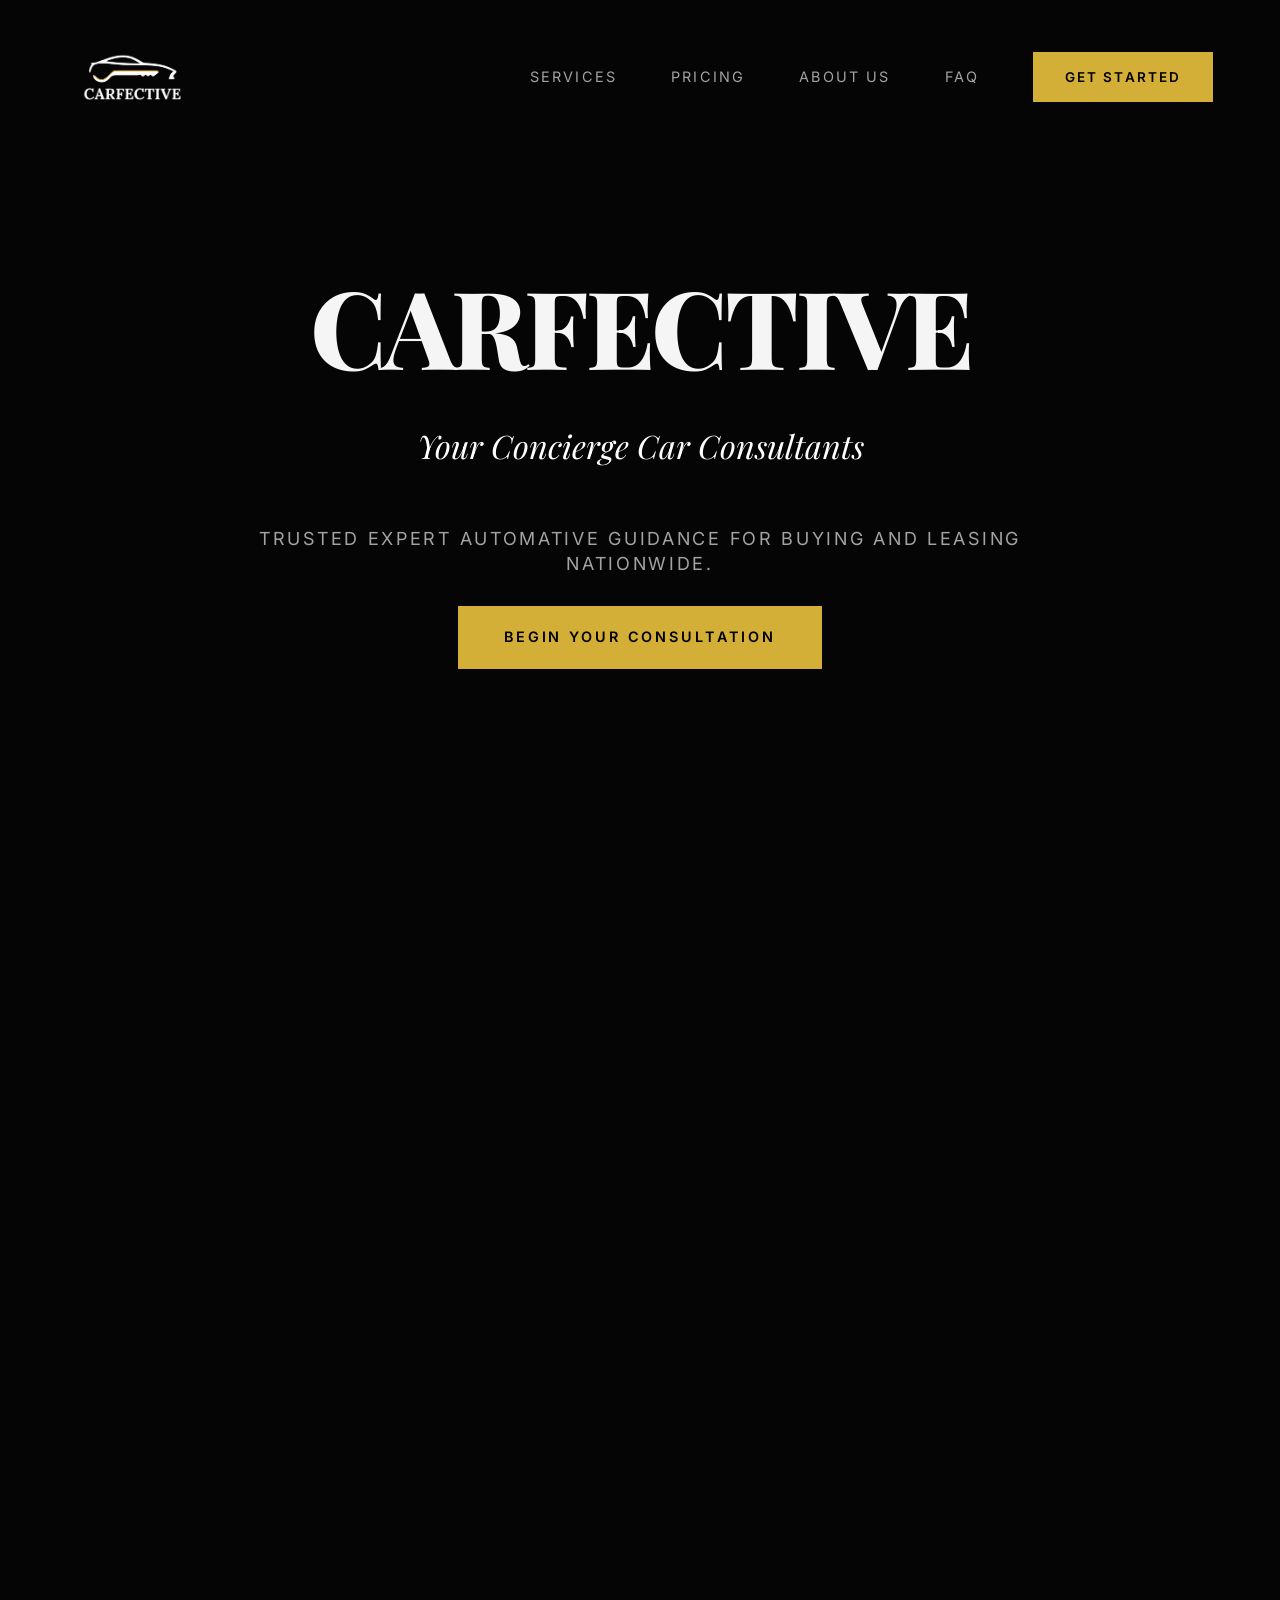
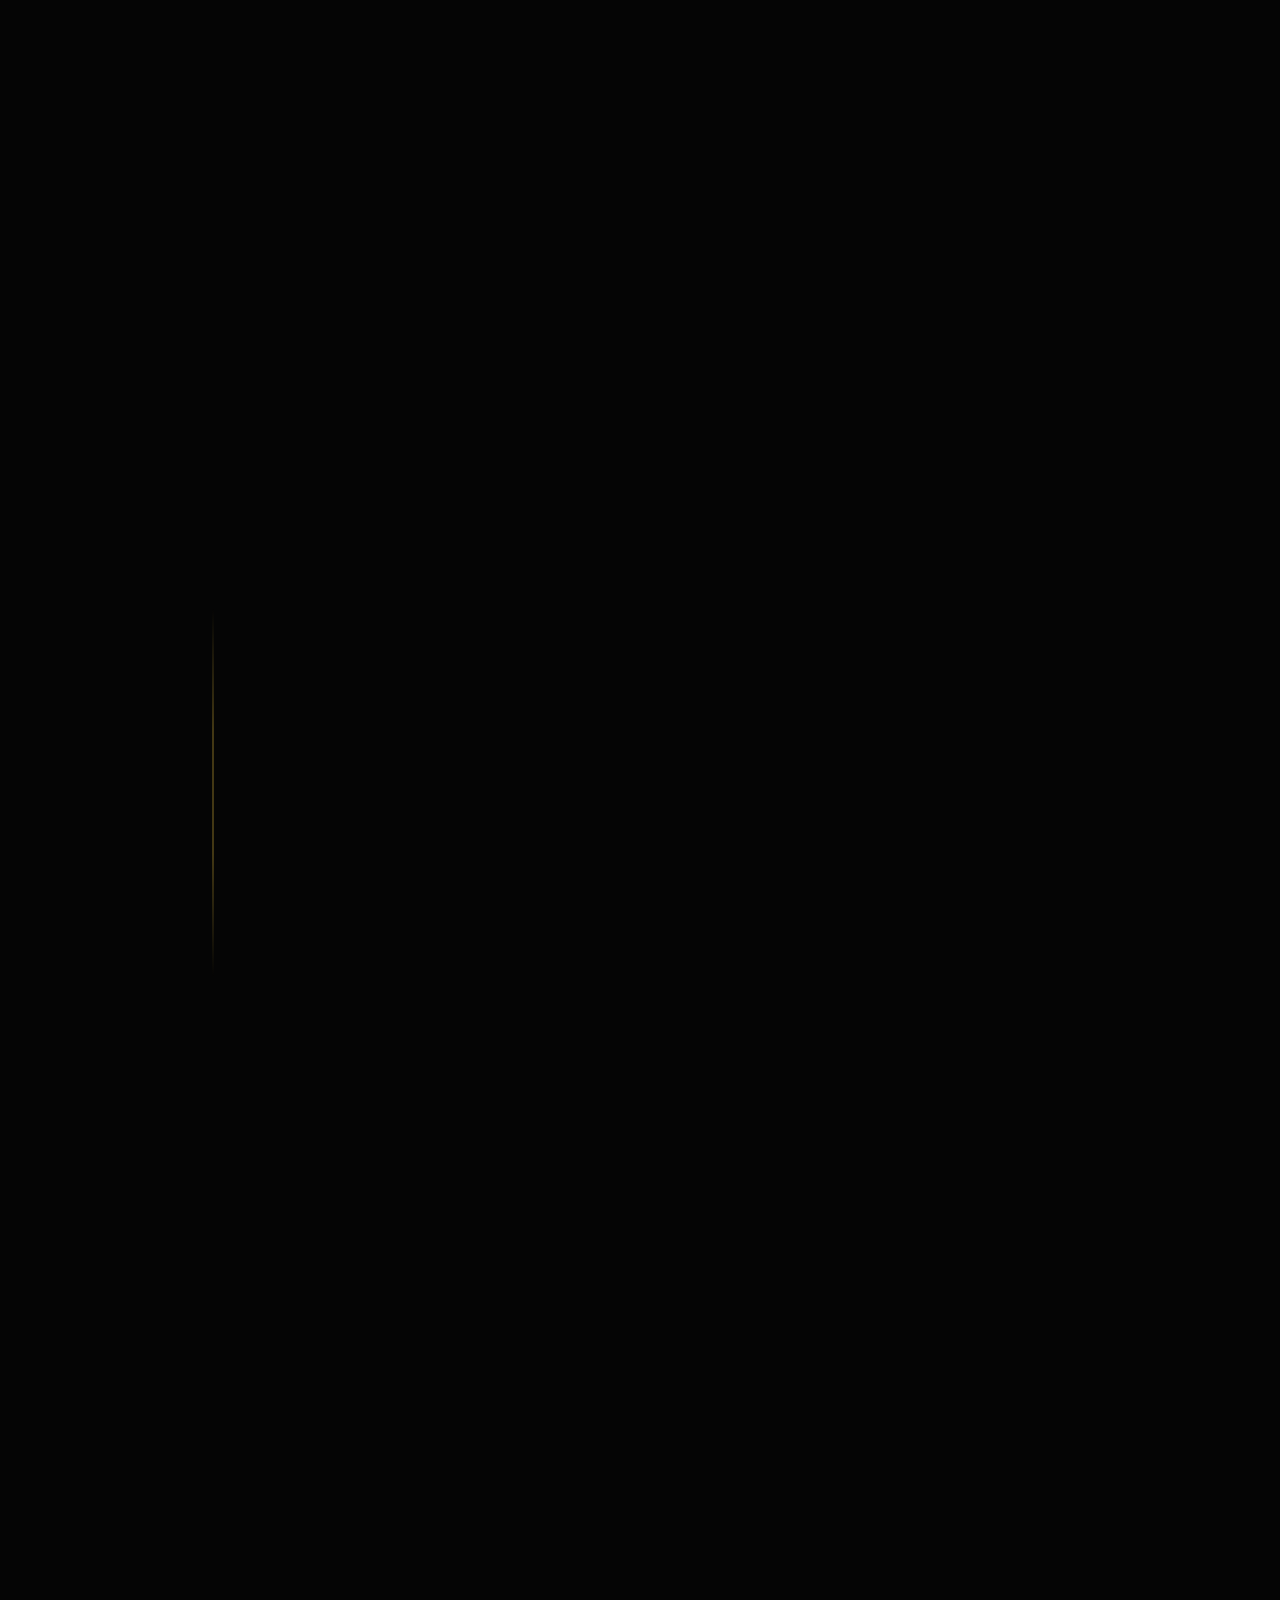
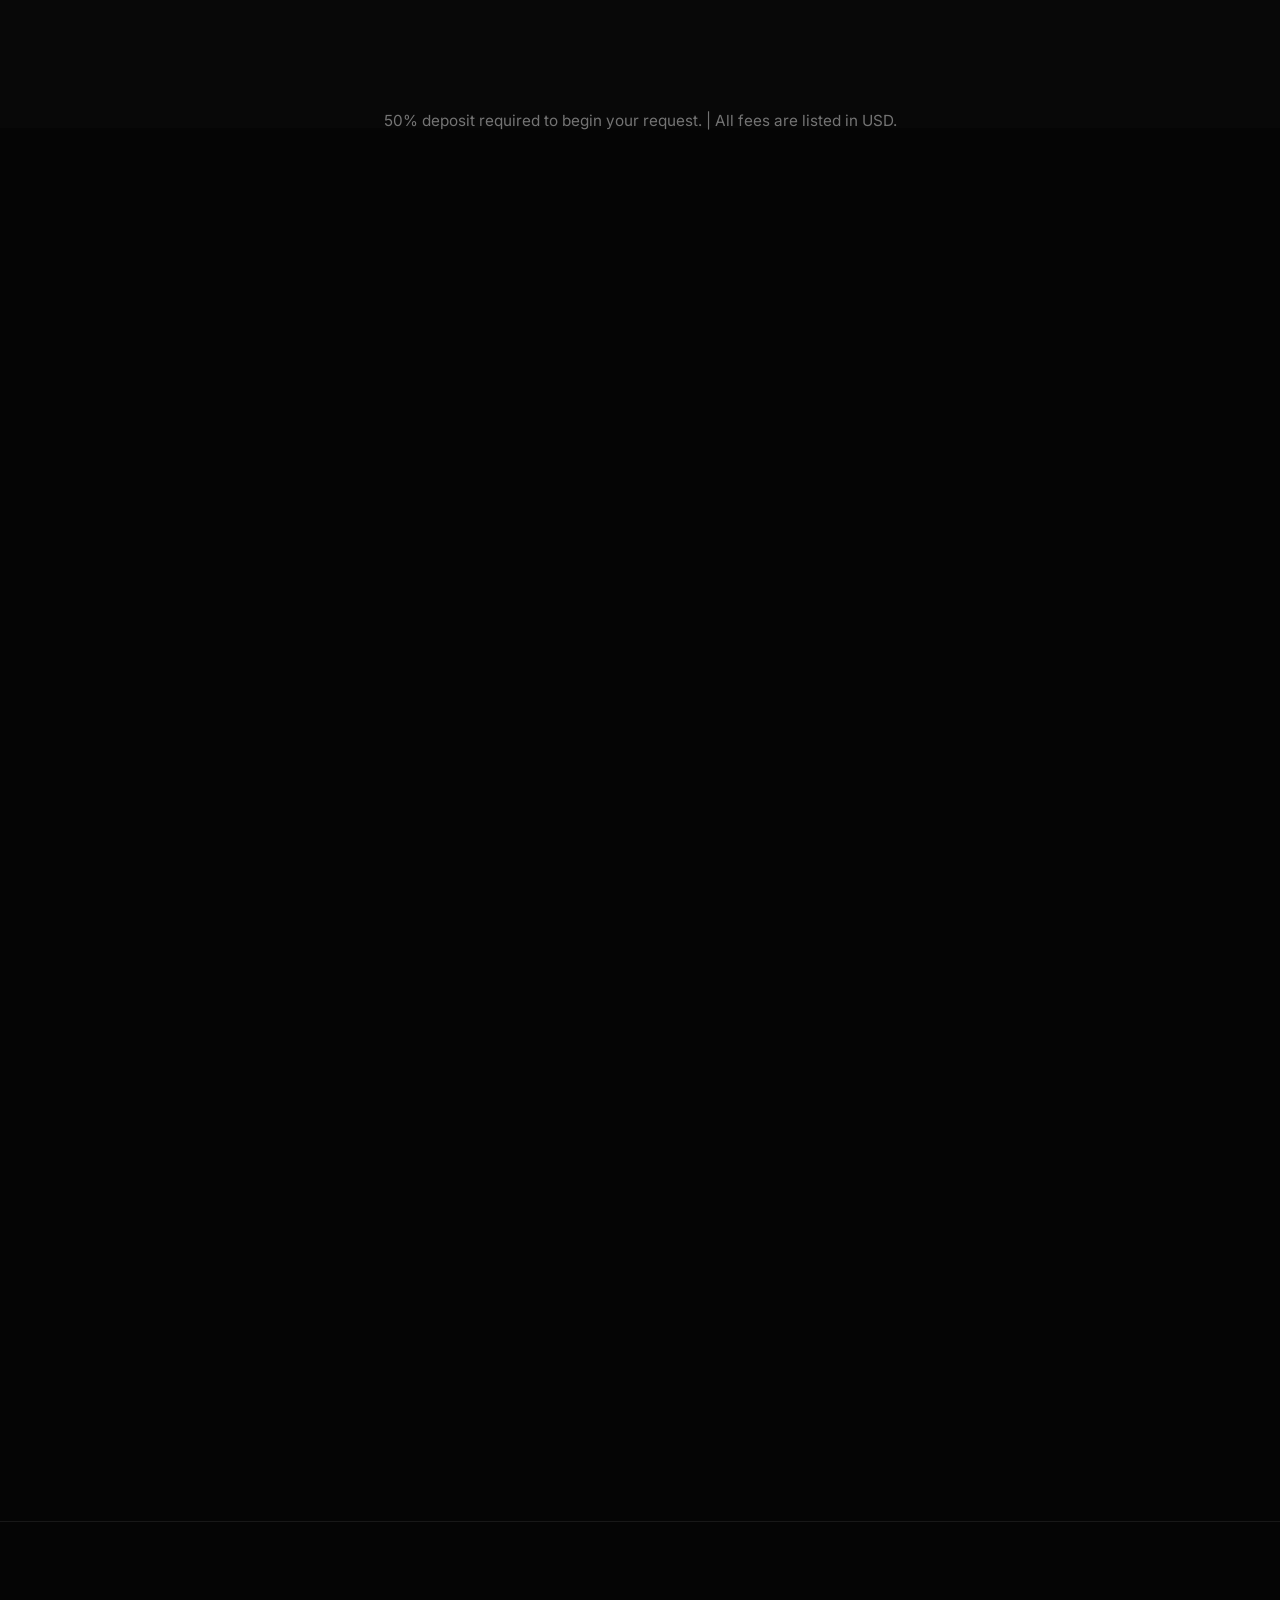
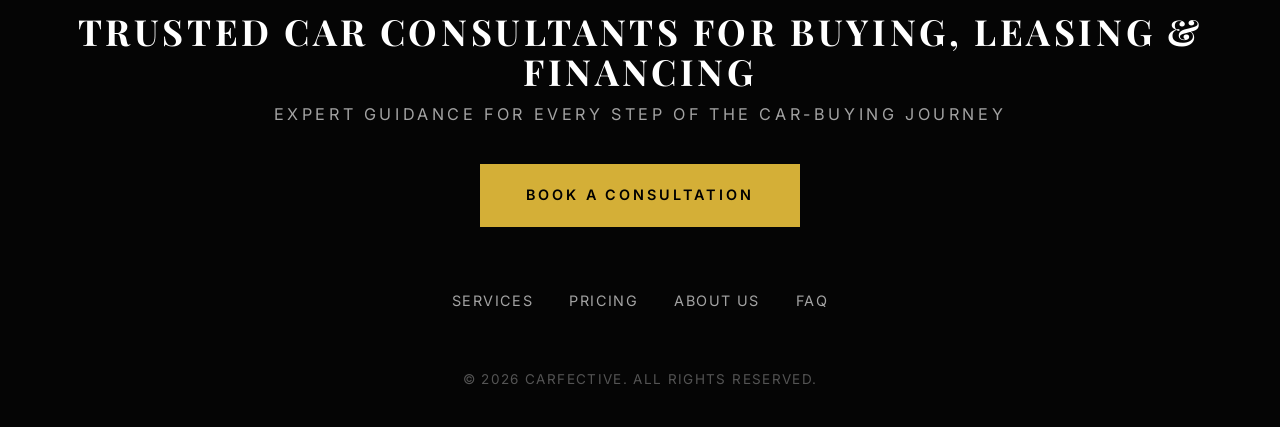
<file: index.html>
<!DOCTYPE html>
<html lang="en">

<head>
    <meta charset="UTF-8">
    <meta name="viewport" content="width=device-width, initial-scale=1.0">
    <title>CARFECTIVE | Your Concierge Car Consultants</title>

    <!-- Fonts -->
    <link rel="preconnect" href="https://fonts.googleapis.com">
    <link rel="preconnect" href="https://fonts.gstatic.com" crossorigin>
    <link
        href="https://fonts.googleapis.com/css2?family=Inter:wght@300;400;500;600;700&family=Playfair+Display:ital,wght@0,400;0,700;1,400;1,700&display=swap"
        rel="stylesheet">

    <!-- Styles -->
    <link rel="stylesheet" href="css/style.css">

    <!-- Icons -->
    <link rel="stylesheet" href="https://cdnjs.cloudflare.com/ajax/libs/font-awesome/6.0.0/css/all.min.css"
        integrity="sha512-9usAa10IRO0HhonpyAIVpjrylPvoDwiPUiKdWk5t3PyolY1cOd4DSE0Ga+ri4AuTroPR5aQvXU9xC6qOPnzFeg=="
        crossorigin="anonymous" referrerpolicy="no-referrer" />
</head>

<body>

    <!-- Navigation -->
    <nav>
        <div class="container nav-container">
            <a href="index.html" class="logo">
                <img src="cropped-carfective-logo-smaller.png" alt="CARFECTIVE" style="height: 100px; width: auto;">
            </a>
            <div class="nav-links">
                <a href="#services">Services</a>
                <a href="#pricing">Pricing</a>
                <a href="#about">About Us</a>
                <a href="#faq">FAQ</a>
                <a href="questionnaire.html" class="btn btn-gold nav-btn">Get Started</a>
            </div>

            <div class="mobile-menu-btn">
                <i class="fas fa-bars"></i>
            </div>
        </div>
    </nav>

    <!-- Hero Section -->
    <header class="hero">
        <div class="hero-bg"></div>
        <div class="hero-content">
            <h1 class="parallax-el" data-speed="-0.1">CARFECTIVE</h1>
            <p style="font-size: 1.8rem; margin-bottom: 0.5rem;" class="parallax-el" data-speed="-0.05">Your Concierge
                Car Consultants</p>
            <p style="font-size: 1rem; max-width: 900px; margin: 0 auto 3rem; font-family: var(--font-sans); font-style: normal; color: var(--text-secondary); text-transform: uppercase; letter-spacing: 0.15em;"
                class="parallax-el" data-speed="0.05">
                Trusted expert automative guidance for buying and leasing nationwide.
            </p>
            <a href="questionnaire.html" class="btn btn-gold">Begin Your Consultation</a>
        </div>
    </header>

    <!-- About Section -->
    <section id="about" class="about-section">
        <div class="container">
            <div class="section-header reveal">
                <span class="subtitle">Introduction</span>
                <h2 class="section-title">Who is Carfective?</h2>
                <div
                    style="max-width: 1000px; margin: 0 auto; color: var(--text-secondary); text-align: left; font-size: 1.2rem; font-weight: 300; line-height: 1.8;">
                    <p style="margin-bottom: 1.5rem;">
                        Carfective is a premium automotive consulting service that partners with dealerships nationwide to deliver a seamless, transparent, and expert driven vehicle experience. We guide individuals and organizations through every step of the automotive journey, from sourcing and negotiation to financing and delivery, eliminating the complexity and inefficiencies traditionally associated with buying or leasing a vehicle.
                    </p>
                </div>
            </div>
        </div>
    </section>

    <!-- Services Section -->
    <section id="services" class="services-section">
        <div class="container">
            <div class="section-header reveal">
                <span class="subtitle">Our Expertise</span>
                <h2 class="section-title">CONCIERGE VEHICLE SERVICES</h2>
            </div>

            <div class="services-grid">
                <!-- Service 1 -->
                <div class="glass-card service-item reveal parallax-el" data-speed="0.02">
                    <i class="fas fa-car-side"
                        style="font-size: 1.8rem; color: var(--text-accent); margin-bottom: 1rem;"></i>
                    <h3 class="uppercase">Buying or Leasing</h3>
                    <p style="font-size: 1rem;">Find and drive your next car with ease.</p>
                </div>

                <!-- Service 2 -->
                <div class="glass-card service-item reveal parallax-el" data-speed="0.03">
                    <i class="fas fa-exchange-alt"
                        style="font-size: 1.8rem; color: var(--text-accent); margin-bottom: 1rem;"></i>
                    <h3 class="uppercase">Selling or Trading</h3>
                    <p style="font-size: 1rem;">Professional vehicle selling and trading services.</p>
                </div>

                <!-- Service 3 -->
                <div class="glass-card service-item reveal parallax-el" data-speed="0.015">
                    <i class="fas fa-truck-moving"
                        style="font-size: 1.8rem; color: var(--text-accent); margin-bottom: 1rem;"></i>
                    <h3 class="uppercase">Vehicle Transportation</h3>
                    <p style="font-size: 1rem;">Nationwide, trusted vehicle transportation services.</p>
                </div>

                <!-- Service 4 -->
                <div class="glass-card service-item reveal parallax-el" data-speed="0.02">
                    <i class="fas fa-file-invoice-dollar"
                        style="font-size: 1.8rem; color: var(--text-accent); margin-bottom: 1rem;"></i>
                    <h3 class="uppercase">Financing Vehicles</h3>
                    <p style="font-size: 1rem;">Auto financing & refinancing services for smarter car financing.</p>
                </div>
                
                <!-- Service 5 -->
                <div class="glass-card service-item reveal parallax-el" data-speed="0.015">
                    <i class="fas fa-comments"
                        style="font-size: 1.8rem; color: var(--text-accent); margin-bottom: 1rem;"></i>
                    <h3 class="uppercase">Consultation</h3>
                    <p style="font-size: 1rem;">Select your focus. Get expert guidance.</p>
                </div>
            </div>

        </div>
    </section>

    <!-- Process Section -->
    <section id="process" class="process-section">
        <div class="container">
            <div class="section-header reveal">
                <span class="subtitle">Our Process</span>
                <h2 class="section-title">A Seamless Journey</h2>
                <p
                    style="font-family: var(--font-serif); font-style: italic; color: var(--text-secondary); max-width: 900px; margin: 0 auto; font-size: 1.2rem;">
                    Carfective manages everything from quote to delivery for a smooth, stress free experience.
                </p>
            </div>

            <div class="process-steps accordion-steps">
                <div class="step reveal parallax-el process-accordion" data-speed="0.04" onclick="this.classList.toggle('expanded')">
                    <div class="step-number">01</div>
                    <div class="step-content">
                        <h4 class="uppercase" style="cursor: pointer; margin-bottom: 0; display: flex; justify-content: space-between; align-items: center;">Share Your Ideal Vehicle <i class="fas fa-chevron-down accordion-icon"></i></h4>
                        <div class="step-details" style="margin-top: 1rem;">
                            <p>Tell us about the car you desire — make, model, features, and share dealer quotes.<br>We learn exactly what you’re looking for — features, budget, and timeline.</p>
                        </div>
                    </div>
                </div>
                <div class="step reveal parallax-el process-accordion" data-speed="0.06" onclick="this.classList.toggle('expanded')">
                    <div class="step-number">02</div>
                    <div class="step-content">
                        <h4 class="uppercase" style="cursor: pointer; margin-bottom: 0; display: flex; justify-content: space-between; align-items: center;">We Identify Options <i class="fas fa-chevron-down accordion-icon"></i></h4>
                        <div class="step-details" style="margin-top: 1rem;">
                            <p>Our team searches the market for vehicles that match or surpass your expectations.<br>We look for great deals and available inventory, based on your requirements.</p>
                        </div>
                    </div>
                </div>
                <div class="step reveal parallax-el process-accordion" data-speed="0.08" onclick="this.classList.toggle('expanded')">
                    <div class="step-number">03</div>
                    <div class="step-content">
                        <h4 class="uppercase" style="cursor: pointer; margin-bottom: 0; display: flex; justify-content: space-between; align-items: center;">Expert Negotiation on Your Behalf <i class="fas fa-chevron-down accordion-icon"></i></h4>
                        <div class="step-details" style="margin-top: 1rem;">
                            <p>We handle all negotiations with precision and discretion, securing the most favorable pricing and terms.<br>Your time is valuable — we work to secure the most competitive deal available.</p>
                        </div>
                    </div>
                </div>
                <div class="step reveal parallax-el process-accordion" data-speed="0.1" onclick="this.classList.toggle('expanded')">
                    <div class="step-number">04</div>
                    <div class="step-content">
                        <h4 class="uppercase" style="cursor: pointer; margin-bottom: 0; display: flex; justify-content: space-between; align-items: center;">Drive Away in Excellence <i class="fas fa-chevron-down accordion-icon"></i></h4>
                        <div class="step-details" style="margin-top: 1rem;">
                            <p>Once the deal is perfected, your luxury vehicle is ready for delivery.<br>Experience the joy of driving a car tailored to your standards, with confidence and peace of mind.</p>
                        </div>
                    </div>
                </div>
            </div>

            <div class="glass-card reveal text-center" style="margin-top: 8rem; padding: 3rem 2rem;">
                <p
                    style="font-size: 1.4rem; margin-bottom: 0; max-width: 900px; margin-left: auto; margin-right: auto; line-height: 1.6;">
                    Our Advisory Buying and Leasing Services are designed to simplify the entire process of bringing
                    home your new car.
                </p>
            </div>
        </div>
    </section>

    <!-- Benefits Section -->
    <section class="services-section" style="background: var(--bg-dark); padding-top: 2rem;">
        <div class="container">
            <div class="section-header reveal">
                <span class="subtitle">Your Advantage</span>
                <h2 class="section-title" style="font-size: 3rem; letter-spacing: 0.04em;">BENEFITS OF WORKING WITH THE
                    CARFECTIVE TEAM</h2>
            </div>

            <div class="benefits-grid">
                <div class="reveal benefit-item">
                    <h3 class="uppercase">Buyer Advocacy</h3>
                    <p>We act as your dedicated representative, ensuring your interests are protected throughout the
                        entire transaction.</p>
                </div>
                <div class="reveal benefit-item">
                    <h3 class="uppercase">Your Personal Car Experts</h3>
                    <p>Our deep industry knowledge means you have a professional team vetting every detail of your deal.
                    </p>
                </div>
                <div class="reveal benefit-item">
                    <h3 class="uppercase">Expert Car Negotiation</h3>
                    <p>We leverage our network and experience to secure terms that are often unavailable to the general
                        public.</p>
                </div>
                <div class="reveal benefit-item">
                    <h3 class="uppercase">Save Money</h3>
                    <p>Beyond the purchase price, we optimize financing and identify hidden rebates to maximize your
                        savings.</p>
                </div>
                <div class="reveal benefit-item">
                    <h3 class="uppercase">Save Time</h3>
                    <p>Skip the hours of research and dealership visits; we handle the legwork while you focus on your
                        life.</p>
                </div>
                <div class="reveal benefit-item">
                    <h3 class="uppercase">Convenient & Stress Free</h3>
                    <p>From digital paperwork to home delivery, we've designed a process that fits into your schedule
                        seamlessly.</p>
                </div>
                <div class="reveal benefit-item">
                    <h3 class="uppercase">Trust, Security & Transparency</h3>
                    <p>Every quote, fee, and contract is clearly explained. No surprises, no hidden agendas.</p>
                </div>
                <div class="reveal benefit-item">
                    <h3 class="uppercase">Professionalism & High-Touch Service</h3>
                    <p>Experience white-glove service defined by prompt communication and expert guidance at every turn.
                    </p>
                </div>
            </div>
        </div>
    </section>

    <!-- Why Choose Badge Bar -->
    <section class="reveal"
        style="padding: 2.5rem 0; border-top: 1px solid var(--border-light); border-bottom: 1px solid var(--border-light); background: #000;">
        <div class="container" style="display: flex; flex-direction: column; align-items: center; gap: 1.5rem;">
            <h3 style="font-size: 1.8rem; margin-bottom: 0; font-family: var(--font-serif); color: #fff;">Why Choose
                Carfective?</h3>
            <div class="no-scrollbar"
                style="display: flex; flex-wrap: nowrap; gap: 2rem; color: var(--text-secondary); font-size: 0.75rem; text-transform: uppercase; letter-spacing: 0.1em; width: 100%; justify-content: center; overflow-x: auto; padding-bottom: 5px;">
                <span style="white-space: nowrap;">✓ Save Time</span>
                <span style="white-space: nowrap;">✓ Save Money</span>
                <span style="white-space: nowrap;">✓ Expert Guidance</span>
                <span style="white-space: nowrap;">✓ Stress-Free Experience</span>
                <span style="white-space: nowrap;">✓ Trusted Advocate</span>
                <span style="white-space: nowrap;">✓ Customized Service</span>
            </div>
        </div>
    </section>

    <!-- Pricing Section -->
    <section id="pricing" class="pricing-section">
        <div class="container">
            <div class="section-header reveal parallax-el" data-speed-X="0.04" data-speed="0">
                <span class="subtitle">Invest in Excellence</span>
                <h2 class="section-title">Pricing</h2>
                <p style="max-width: 800px; margin: 0 auto; color: var(--text-secondary); font-size: 1.1rem;">
                    With expert negotiation, nationwide connections, and transparent fees, we save you time and money
                    while making car buying easy and stress-free.
                </p>
            </div>

            <div class="pricing-grid">
                <!-- Silver -->
                <div class="glass-card pricing-card reveal">
                    <h3>Silver</h3>
                    <div class="price">$750</div>
                    <ul class="features-list" style="margin-bottom: 0;">
                        <li>Vehicle MSRP below $60K</li>
                        <li>2 vehicle quotes</li>
                        <li>Source, negotiate your selected car</li>
                        <li>Designated consultant</li>
                        <li>Coordinate vehicle pickup at dealership</li>
                        <li>Vehicle search based on your preferences</li>
                    </ul>
                </div>

                <!-- Gold -->
                <div class="glass-card pricing-card featured reveal">
                    <h3>Gold</h3>
                    <div class="price">$1,250</div>
                    <p style="font-size: 0.95rem; font-style: italic; color: var(--text-secondary); margin-bottom: 1rem;">Everything from Silver plus the below</p>
                    <ul class="features-list" style="margin-bottom: 0;">
                        <li>Vehicle MSRP $60K to $120K</li>
                        <li>3 vehicle quotes</li>
                        <li>Source, negotiate your selected car</li>
                        <li>Designated consultant</li>
                        <li>Pick up car at dealership on your own</li>
                        <li>Test drives can be arranged</li>
                    </ul>
                </div>

                <!-- Platinum -->
                <div class="glass-card pricing-card reveal">
                    <h3>Platinum</h3>
                    <div class="price">$2,500</div>
                    <p style="font-size: 0.95rem; font-style: italic; color: var(--text-secondary); margin-bottom: 1rem;">Everything from Gold plus the below</p>
                    <ul class="features-list" style="margin-bottom: 0;">
                        <li>Any vehicle MSRP & vehicles above $120k</li>
                        <li>White glove concierge service</li>
                        <li>4 vehicle quotes</li>
                        <li>Complete end-to-end support with stress-free and hands-off experience</li>
                        <li>Source, negotiate, and deliver your car</li>
                        <li>Coordination of test drives</li>
                        <li>Guidance on selecting a make/model/trim</li>
                        <li>Trade-in evaluation and support</li>
                        <li>Lease return assistance</li>
                        <li>Consultant meets you at car signing</li>
                    </ul>
                </div>
            </div>

            <!-- Additional Services & Consultation -->
            <div class="grid reveal"
                style="display: grid; grid-template-columns: repeat(auto-fit, minmax(400px, 1fr)); gap: 2rem; margin-top: 3.5rem;">
                <div class="glass-card">
                    <h3 class="uppercase" style="font-size: 1.4rem; margin-bottom: 1.5rem;">Additional Services — $400
                        each</h3>
                    <p
                        style="font-style: italic; color: var(--text-secondary); margin-bottom: 1.5rem; font-size: 1rem;">
                        Specialized support to simplify your car-buying journey, including:</p>
                    <ul class="features-list" style="margin-bottom: 0;">
                        <li>Expedited & Urgent Requests</li>
                        <li>Financing, Refinancing, or Rate Buy-Down</li>
                        <li>Vehicle Transport Coordination by trusted partner</li>
                        <li>Unicorn Deals</li>
                        <li>Vehicle Sale / Trade In</li>
                        <li>On-Site Dealership Presence</li>
                    </ul>
                </div>

                <div class="glass-card">
                    <h3 class="uppercase" style="font-size: 1.4rem; margin-bottom: 1.5rem;">Consultation — $300</h3>
                    <p
                        style="font-style: italic; color: var(--text-secondary); margin-bottom: 1.5rem; font-size: 1rem;">
                        A 1-hour consultation including:</p>
                    <ul class="features-list" style="margin-bottom: 0;">
                        <li>Personalized discussion based on needs</li>
                        <li>Two vehicle quotes tailored to criteria</li>
                    </ul>

                    <div style="margin-top: 1.5rem; border-top: 1px solid var(--border-light); padding-top: 1.5rem;">
                        <h3 class="uppercase" style="font-size: 1.4rem; margin-bottom: 1rem;">Pricing & Quotes — $100</h3>
                        <p style="color: var(--text-secondary); font-size: 1rem; margin-bottom: 0;">Looking for vehicle
                            pricing or need a few additional lease quotes?</p>
                    </div>

                    <div style="margin-top: 1.5rem; border-top: 1px solid var(--border-light); padding-top: 1.5rem;">
                        <h3 class="uppercase" style="font-size: 1.4rem; margin-bottom: 1rem;">Vehicle History Report —
                            $10</h3>
                        <p style="color: var(--text-secondary); font-size: 1rem; margin-bottom: 0;">Upon Request
                        </p>
                    </div>

                    <div style="margin-top: 1.5rem; border-top: 1px solid var(--border-light); padding-top: 1.5rem;">
                        <h3 class="uppercase" style="font-size: 1.4rem; margin-bottom: 1rem;">WhatsApp Deal Group — $100/yr</h3>
                        <p style="color: var(--text-secondary); font-size: 1rem; margin-bottom: 0;">Annual subscription to be part of the Carfective WhatsApp group and get notified of exclusive deals. Members who purchase a vehicle in the calendar year will receive a $100 discount on our services. Discount is only applicable for members who pay the annual fee and is non-transferable to non-members.</p>
                    </div>
                </div>
            </div>

            <div class="text-center reveal"
                style="margin-top: 3rem; font-size: 0.85rem; color: var(--text-secondary); opacity: 0.7;">
                <p>50% deposit required to begin your request. | All fees are listed in USD.</p>
            </div>
        </div>
    </section>

    <!-- Testimonials Section -->
    <section class="about-section" style="background: #050505; padding-top: 3rem;">
        <div class="container">
            <div class="section-header reveal parallax-el" data-speed-X="-0.04" data-speed="0">
                <span class="subtitle">Client Success</span>
                <h2 class="section-title">CLIENT TESTIMONIALS</h2>
            </div>

            <div class="grid"
                style="display: grid; grid-template-columns: repeat(auto-fit, minmax(320px, 1fr)); gap: 3rem;">
                <div class="reveal" style="border-left: 2px solid var(--text-accent); padding-left: 2rem;">
                    <p
                        style="font-style: italic; color: var(--text-secondary); margin-bottom: 1.5rem; font-size: 1.25rem; line-height: 1.7;">
                        “I don’t know how I survived prior to working with Carfective! Their expert car consultants are
                        so professional, helpful, and knowledgeable. They also saved me a lot of money when compared to
                        what dealerships were charging me.”
                    </p>
                    <p><strong style="color: #fff; font-size: 1.1rem;">– Sarah K.</strong> <span
                            style="color: var(--text-accent); margin-left: 1rem;">★★★★★</span></p>
                </div>
                <div class="reveal" style="border-left: 2px solid var(--text-accent); padding-left: 2rem;">
                    <p
                        style="font-style: italic; color: var(--text-secondary); margin-bottom: 1.5rem; font-size: 1.25rem; line-height: 1.7;">
                        “I absolutely love working with Carfective! The team has helped my family with six vehicles...
                        all I had to do was show up at the signing and drive off with my car. Best experience ever!”
                    </p>
                    <p><strong style="color: #fff; font-size: 1.1rem;">– Jared S.</strong> <span
                            style="color: var(--text-accent); margin-left: 1rem;">★★★★★</span></p>
                </div>
                <div class="reveal" style="border-left: 2px solid var(--text-accent); padding-left: 2rem;">
                    <p
                        style="font-style: italic; color: var(--text-secondary); margin-bottom: 1.5rem; font-size: 1.25rem; line-height: 1.7;">
                        “Carfective is the best! I always dread getting a new car, but Carfective made the process so
                        easy! They negotiated an incredible price that was under my budget.”
                    </p>
                    <p><strong style="color: #fff; font-size: 1.1rem;">– Bilal M.</strong> <span
                            style="color: var(--text-accent); margin-left: 1rem;">★★★★★</span></p>
                </div>
            </div>
        </div>
    </section>

    <!-- FAQ Section -->
    <section id="faq" class="faq-section">
        <div class="container">
            <div class="section-header reveal parallax-el" data-speed-X="0.04" data-speed="0">
                <span class="subtitle">Clarity First</span>
                <h2 class="section-title">FREQUENTLY ASKED QUESTIONS</h2>
            </div>

            <div class="faq-grid reveal">
                <!-- Main FAQ Column 1 -->
                <div class="faq-column">
                    <div class="faq-item">
                        <div class="faq-question">
                            <span>What is Carfective?</span>
                            <i class="fas fa-plus icon-plus"></i>
                        </div>
                        <div class="faq-answer">
                            With Carfective, buying a car is simple and stress-free. We provide personalized guidance, insider expertise, and full advocacy -ensuring you choose the right vehicle, understand every detail, and get the best deal. For individuals and businesses, we work solely for you, not the dealerships.
                        </div>
                    </div>
                    <div class="faq-item">
                        <div class="faq-question">
                            <span>Can I custom build a car with Carfective?</span>
                            <i class="fas fa-plus icon-plus"></i>
                        </div>
                        <div class="faq-answer">
                            Absolutely. If you have specific requirements, we can first check whether an existing option
                            is already available. If not, we can submit a build request on your behalf, provided the
                            manufacturer offers custom build options. Please note that some manufacturers support custom
                            builds, while others do not.
                        </div>
                    </div>
                    <div class="faq-item">
                        <div class="faq-question">
                            <span>Where can I get my vehicle serviced after buying through Carfective?</span>
                            <i class="fas fa-plus icon-plus"></i>
                        </div>
                        <div class="faq-answer">
                            Any dealership for that vehicle brand or your personal / local mechanic of your choice.
                        </div>
                    </div>
                    <div class="faq-item">
                        <div class="faq-question">
                            <span>What forms of payment does Carfective accept?</span>
                            <i class="fas fa-plus icon-plus"></i>
                        </div>
                        <div class="faq-answer">
                            We accept Zelle payments.
                        </div>
                    </div>
                </div>

                <!-- Main FAQ Column 2 -->
                <div class="faq-column">
                    <div class="faq-item">
                        <div class="faq-question">
                            <span>How do I get my car?</span>
                            <i class="fas fa-plus icon-plus"></i>
                        </div>
                        <div class="faq-answer">
                            Once you’ve submitted the credit application and have been approved, you will have the
                            option to pick up your vehicle at the dealership or Carfective can deliver it to your home
                            for an additional fee.
                        </div>
                    </div>
                    <div class="faq-item">
                        <div class="faq-question">
                            <span>Am I buying the car from Carfective or the dealership?</span>
                            <i class="fas fa-plus icon-plus"></i>
                        </div>
                        <div class="faq-answer">
                            Dealership, all documents will be between the purchaser and the dealership
                        </div>
                    </div>
                    <div class="faq-item">
                        <div class="faq-question">
                            <span>Can Carfective handle lease returns or trade ins?</span>
                            <i class="fas fa-plus icon-plus"></i>
                        </div>
                        <div class="faq-answer">
                            Yes. Carfective can assist with lease returns and help with vehicle trade-ins.<br><br>For details specific to your situation, let’s discuss and tailor the next steps to your needs.
                        </div>
                    </div>
                    <div class="faq-item">
                        <div class="faq-question">
                            <span>Can I buy a car anywhere in the U.S. with Carfective?</span>
                            <i class="fas fa-plus icon-plus"></i>
                        </div>
                        <div class="faq-answer">
                            Yes! We have relationships with dealers across the U.S. and can’t wait to help you!
                        </div>
                    </div>
                </div>
            </div>

            <!-- Additional FAQ Section -->
            <div class="additional-faq-wrapper reveal" style="margin-top: 3rem; text-align: center;">
                <h3 class="uppercase" style="cursor: pointer; display: inline-flex; align-items: center; font-size: 1.4rem; gap: 0.5rem;" onclick="document.getElementById('additionalFaq').classList.toggle('expanded'); this.querySelector('i').classList.toggle('fa-chevron-up'); this.querySelector('i').classList.toggle('fa-chevron-down');">
                    Additional FAQ <i class="fas fa-chevron-down" style="font-size: 0.8em;"></i>
                </h3>
                
                <div id="additionalFaq" class="faq-grid" style="text-align: left; margin-top: 2rem;">
                    <div class="faq-column">
                        <div class="faq-item">
                            <div class="faq-question">
                                <span>What is the process for leasing with Carfective?</span>
                                <i class="fas fa-plus icon-plus"></i>
                            </div>
                            <div class="faq-answer">
                                At Carfective, you’re in full control of your car-buying journey. We take the stress out of
                                the process by handling negotiations with the dealer on your behalf. Simply choose your
                                ideal car, and we’ll negotiate on your behalf in alignment with your budgeted monthly
                                payment and upfront costs.
                            </div>
                        </div>
                        <div class="faq-item">
                            <div class="faq-question">
                                <span>What is the process of working with Carfective?</span>
                                <i class="fas fa-plus icon-plus"></i>
                            </div>
                            <div class="faq-answer">
                                Your experience can be as hands-on or hands-off as you prefer. Carfective representatives
                                are here to support you as much—or as little—as you need. If you just want to build your car
                                and select your payment plan, we’ll take care of the credit check, approval, and delivery.
                                Need more guidance? We’re happy to walk you through every step, from choosing the right
                                packages to finding the best monthly payment. We’re here to make it easy.
                            </div>
                        </div>
                        <div class="faq-item">
                            <div class="faq-question">
                                <span>Where can I make my lease payments?</span>
                                <i class="fas fa-plus icon-plus"></i>
                            </div>
                            <div class="faq-answer">
                                All payments will be made directly to the financial institution that approved your lease.
                                You’ll usually receive a statement by mail before your first payment is due, along with
                                instructions for setting up your online account.
                            </div>
                        </div>
                        <div class="faq-item">
                            <div class="faq-question">
                                <span>How long will it take for my lease to be approved?</span>
                                <i class="fas fa-plus icon-plus"></i>
                            </div>
                            <div class="faq-answer">
                                Approval times vary based on your credit profile and chosen vehicle, as several factors come
                                into play. In most cases, we receive a response within a few hours, though it can sometimes
                                take 24–48 hours.
                            </div>
                        </div>
                    </div>

                    <div class="faq-column">
                        <div class="faq-item">
                            <div class="faq-question">
                                <span>Who provides financing for my lease?</span>
                                <i class="fas fa-plus icon-plus"></i>
                            </div>
                            <div class="faq-answer">
                                Carfective is not a leasing or financing provider; your lease agreement will be directly
                                with the appropriate financial institution (e.g., Toyota Financial, BMW Financial, etc.).
                            </div>
                        </div>
                        <div class="faq-item">
                            <div class="faq-question">
                                <span>How does Carfective get the best deals?</span>
                                <i class="fas fa-plus icon-plus"></i>
                            </div>
                            <div class="faq-answer">
                                Carfective leverages deep market knowledge, exclusive dealer access, and real-time pricing to secure vehicles, discounts, and financing. We negotiate with top-rated dealerships, time purchases strategically, and eliminate unnecessary fees to deliver the best deals in a smooth, hassle-free experience.
                            </div>
                        </div>
                        <div class="faq-item">
                            <div class="faq-question">
                                <span>What are the benefits of working with Carfective?</span>
                                <i class="fas fa-plus icon-plus"></i>
                            </div>
                            <div class="faq-answer">
                                Carfective partners exclusively with top-tier dealerships to help you find the perfect car
                                at the best price, with complete transparency at every step. We handle the legwork so you
                                avoid sales pressure, streamlining the signing process.
                            </div>
                        </div>
                        <div class="faq-item">
                            <div class="faq-question">
                                <span>What do upfront fees consist of?</span>
                                <i class="fas fa-plus icon-plus"></i>
                            </div>
                            <div class="faq-answer">
                                Taxes, Title & Registration fees, Dealer Fees (documentation, processing, electronic filing fee), and Acquisition Fees (also known as bank fee or lease origination)<br><br>Down payment and 1st month payment may exist depending on the structure of the deal
                            </div>
                        </div>
                    </div>
                </div>
            </div>
        </div>
    </section>

    <!-- Footer -->
    <footer>
        <div class="container">
            <h2 class="uppercase" style="font-size: 2rem; color: #fff; margin-bottom: 0.5rem; letter-spacing: 0.1em;">
                TRUSTED CAR CONSULTANTS FOR BUYING, LEASING & FINANCING</h2>
            <p
                style="margin-bottom: 2rem; text-transform: uppercase; letter-spacing: 0.2rem; font-size: 0.9rem; color: var(--text-secondary);">
                Expert Guidance for Every Step of the Car-Buying Journey</p>

            <a href="questionnaire.html" class="btn btn-gold" style="margin-bottom: 3rem;">Book a Consultation</a>

            <div class="footer-nav">
                <a href="#services">Services</a>
                <a href="#pricing">Pricing</a>
                <a href="#about">About Us</a>
                <a href="#faq">FAQ</a>
            </div>

            <div class="copy">
                © 2026 CARFECTIVE. ALL RIGHTS RESERVED.
            </div>
        </div>
    </footer>

    <script src="js/main.js"></script>
</body>

</html>
</file>
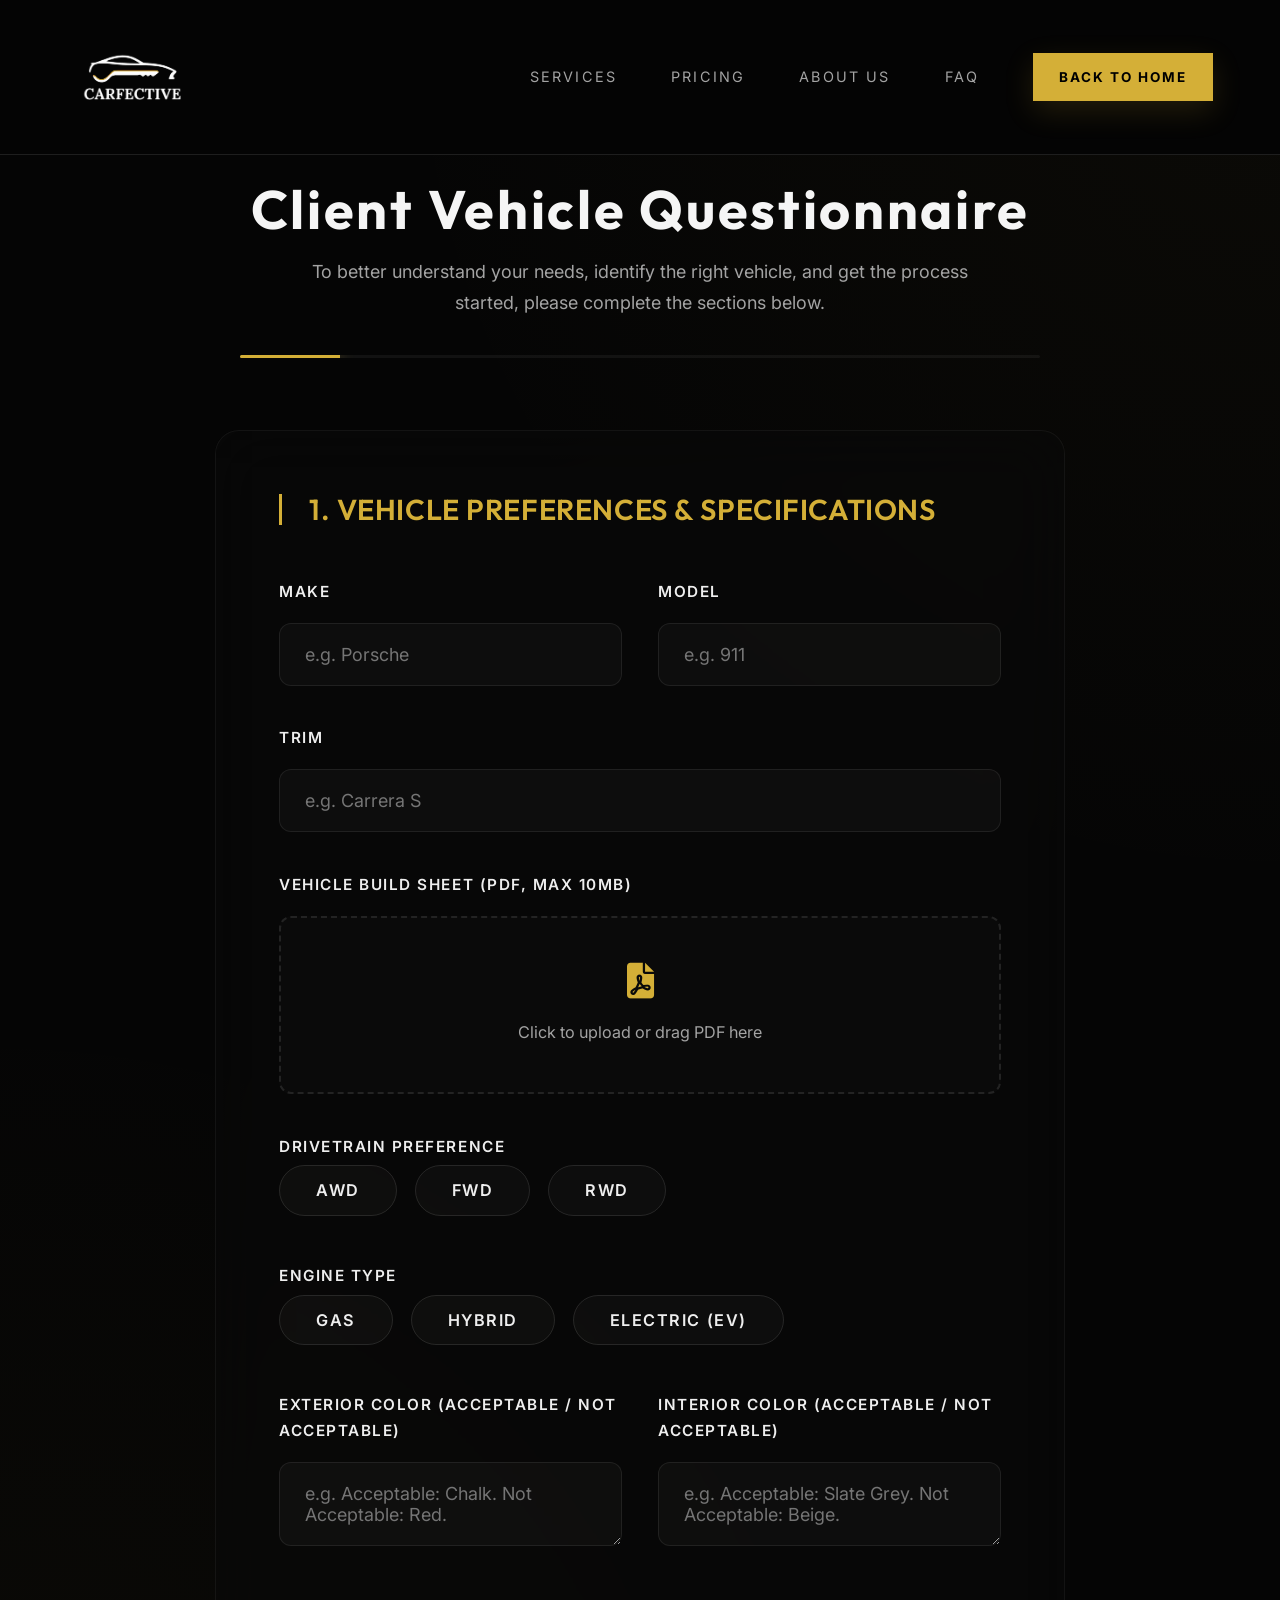
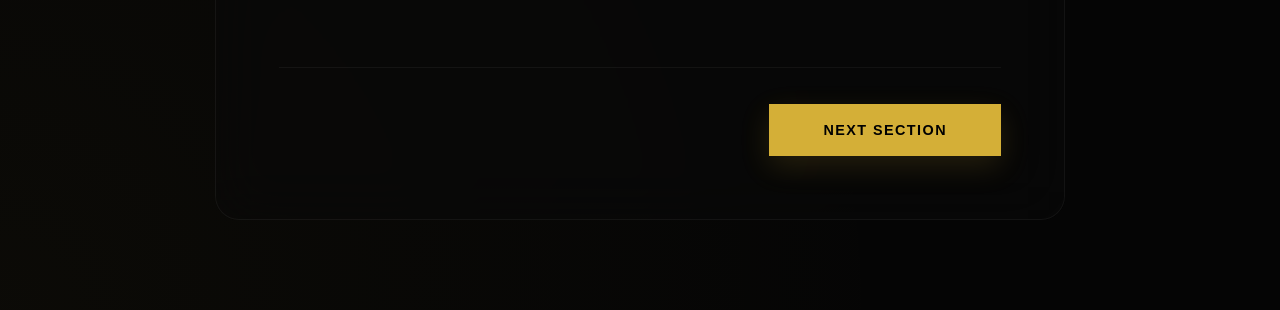
<file: questionnaire.html>
<!DOCTYPE html>
<html lang="en">

<head>
    <meta charset="UTF-8">
    <meta name="viewport" content="width=device-width, initial-scale=1.0">
    <title>Questionnaire | CARFECTIVE</title>
    <!-- Fonts -->
    <link rel="preconnect" href="https://fonts.googleapis.com">
    <link rel="preconnect" href="https://fonts.gstatic.com" crossorigin>
    <link
        href="https://fonts.googleapis.com/css2?family=Inter:wght@300;400;500;600;700&family=Outfit:wght@300;400;600;700&display=swap"
        rel="stylesheet">
    <!-- Styles -->
    <link rel="stylesheet" href="css/style.css">
    <link rel="stylesheet" href="css/questionnaire.css">
    <!-- Icons -->
    <link rel="stylesheet" href="https://cdnjs.cloudflare.com/ajax/libs/font-awesome/6.0.0/css/all.min.css">
    <!-- Google reCAPTCHA -->
    <script src="https://www.google.com/recaptcha/api.js" async defer></script>
</head>

<body>

    <nav>
        <div class="container nav-container">
            <a href="index.html" class="logo">
                <img src="cropped-carfective-logo-smaller.png" alt="CARFECTIVE" style="height: 100px; width: auto;">
            </a>
            <div class="nav-links">
                <a href="index.html#services">Services</a>
                <a href="index.html#pricing">Pricing</a>
                <a href="index.html#about">About Us</a>
                <a href="index.html#faq">FAQ</a>
                <a href="index.html" class="btn btn-gold nav-btn">Back to Home</a>
            </div>

            <div class="mobile-menu-btn">
                <i class="fas fa-bars"></i>
            </div>
        </div>
    </nav>

    <main class="questionnaire-page">
        <div class="container">
            <header class="q-header">
                <h1>Client Vehicle Questionnaire</h1>
                <p>To better understand your needs, identify the right vehicle, and get the process started, please
                    complete the sections below.</p>
                <div class="progress-container">
                    <div class="progress-bar" id="progressBar"></div>
                </div>
            </header>

            <form id="carfectiveForm" class="glass-form">

                <!-- Section 1: Vehicle Preferences -->
                <section class="form-step active" id="step1">
                    <h2 class="section-title">1. Vehicle Preferences & Specifications</h2>

                    <div class="form-row">
                        <div class="form-group">
                            <label for="make">Make</label>
                            <input type="text" id="make" name="make" placeholder="e.g. Porsche" required>
                        </div>
                        <div class="form-group">
                            <label for="model">Model</label>
                            <input type="text" id="model" name="model" placeholder="e.g. 911" required>
                        </div>
                    </div>
                    <div class="form-group">
                        <label for="trim">Trim</label>
                        <input type="text" id="trim" name="trim" placeholder="e.g. Carrera S" required>
                    </div>

                    <div class="form-group">
                        <label for="build_sheet_pdf">Vehicle build sheet (PDF, Max 10MB)</label>
                        <div class="file-upload-wrapper">
                            <input type="file" id="build_sheet_pdf" name="build_sheet_pdf" accept="application/pdf">
                            <div class="file-dummy">
                                <i class="fas fa-file-pdf"></i>
                                <span class="file-label">Click to upload or drag PDF here</span>
                            </div>
                        </div>
                    </div>

                    <div class="form-group">
                        <label>Drivetrain preference</label>
                        <div class="radio-chip-group">
                            <label class="radio-chip"><input type="checkbox" name="drivetrain" value="AWD">
                                <span>AWD</span></label>
                            <label class="radio-chip"><input type="checkbox" name="drivetrain" value="FWD">
                                <span>FWD</span></label>
                            <label class="radio-chip"><input type="checkbox" name="drivetrain" value="RWD">
                                <span>RWD</span></label>
                        </div>
                    </div>

                    <div class="form-group">
                        <label>Engine Type</label>
                        <div class="radio-chip-group">
                            <label class="radio-chip"><input type="checkbox" name="engine_type" value="Gas">
                                <span>Gas</span></label>
                            <label class="radio-chip"><input type="checkbox" name="engine_type" value="Hybrid">
                                <span>Hybrid</span></label>
                            <label class="radio-chip"><input type="checkbox" name="engine_type" value="Electric (EV)">
                                <span>Electric (EV)</span></label>
                        </div>
                    </div>

                    <div class="form-row">
                        <div class="form-group">
                            <label for="ext_color">Exterior Color (Acceptable / Not Acceptable)</label>
                            <textarea id="ext_color" name="ext_color"
                                placeholder="e.g. Acceptable: Chalk. Not Acceptable: Red." rows="2"></textarea>
                        </div>
                        <div class="form-group">
                            <label for="int_color">Interior Color (Acceptable / Not Acceptable)</label>
                            <textarea id="int_color" name="int_color"
                                placeholder="e.g. Acceptable: Slate Grey. Not Acceptable: Beige." rows="2"></textarea>
                        </div>
                    </div>

                    <div class="form-nav">
                        <button type="button" class="btn btn-gold next-btn">Next Section</button>
                    </div>
                </section>

                <!-- Section 2: Availability & Flexibility -->
                <section class="form-step" id="step2">
                    <h2 class="section-title">2. Availability & Flexibility</h2>

                    <div class="form-group">
                        <label>Open to vehicles greater than 1 hour away?</label>
                        <div class="radio-group">
                            <label><input type="radio" name="out_of_state" value="Yes" required> Yes</label>
                            <label><input type="radio" name="out_of_state" value="No"> No</label>
                        </div>
                    </div>

                    <div class="form-group conditional" data-show-if="out_of_state" data-value="Yes">
                        <label>Select preferred distance:</label>
                        <div class="radio-group" style="flex-direction: column; align-items: flex-start; gap: 0.5rem;">
                            <label><input type="radio" name="max_distance" value="Any state up to 4 hours drive"
                                    required> Any state up to 4 hours drive</label>
                            <label><input type="radio" name="max_distance"
                                    value="Any state no limit (may require shipping)"> Any state no limit (may require
                                shipping)</label>
                        </div>
                    </div>

                    <div class="form-nav">
                        <button type="button" class="btn btn-outline prev-btn">Previous</button>
                        <button type="button" class="btn btn-gold next-btn">Next Section</button>
                    </div>
                </section>

                <!-- Section 3: Pricing & Market Activity -->
                <section class="form-step" id="step3">
                    <h2 class="section-title">3. Pricing & Market Activity</h2>

                    <div class="form-group">
                        <label>Have you received any quotes?</label>
                        <div class="radio-group">
                            <label><input type="radio" name="quotes_received" value="Yes" required> Yes</label>
                            <label><input type="radio" name="quotes_received" value="No"> No</label>
                        </div>
                    </div>

                    <div class="form-group conditional" data-show-if="quotes_received" data-value="Yes">
                        <label for="quote_details">If yes, please share details (down payment, due at signing, months,
                            payment, mileage)</label>
                        <textarea id="quote_details" name="quote_details"
                            placeholder="Briefly describe the quotes..."></textarea>

                        <label for="quote_file" style="margin-top: 1rem; display: block;">Upload a copy of your vehicle
                            quote (Optional)</label>
                        <div class="file-upload-wrapper" style="margin-top: 0.5rem;">
                            <input type="file" id="quote_file" name="quote_file" accept=".pdf,.png,.jpg,.jpeg">
                            <div class="file-dummy">
                                <i class="fas fa-file-upload"></i>
                                <span class="file-label">Click to upload quote</span>
                            </div>
                        </div>
                    </div>

                    <div class="form-group">
                        <label>Has a deposit been placed with a dealer?</label>
                        <div class="radio-group">
                            <label><input type="radio" name="deposit_placed" value="Yes" required> Yes</label>
                            <label><input type="radio" name="deposit_placed" value="No"> No</label>
                        </div>
                    </div>

                    <div class="form-group conditional" data-show-if="deposit_placed" data-value="Yes">
                        <label for="deposit_dealer_name">Dealership Name</label>
                        <input type="text" id="deposit_dealer_name" name="deposit_dealer_name"
                            placeholder="Enter dealership name">
                    </div>

                    <div class="form-group">
                        <label>Have you test-driven the vehicle?</label>
                        <div class="radio-group">
                            <label><input type="radio" name="test_driven" value="Yes" required> Yes</label>
                            <label><input type="radio" name="test_driven" value="No"> No</label>
                        </div>
                    </div>

                    <div class="form-group conditional" data-show-if="test_driven" data-value="Yes">
                        <label for="test_driven_dealer_name">Dealership Name(s)</label>
                        <input type="text" id="test_driven_dealer_name" name="test_driven_dealer_name"
                            placeholder="Enter dealership name(s)">
                    </div>

                    <div class="form-nav">
                        <button type="button" class="btn btn-outline prev-btn">Previous</button>
                        <button type="button" class="btn btn-gold next-btn">Next Section</button>
                    </div>
                </section>

                <!-- Section 4: Purchase Timeline & Priorities -->
                <section class="form-step" id="step4">
                    <h2 class="section-title">4. Purchase Timeline & Priorities</h2>

                    <div class="form-group">
                        <label for="purchase_timeline">What is your purchase timeline?</label>
                        <div class="custom-select-wrapper">
                            <select id="purchase_timeline" name="purchase_timeline" required>
                                <option value="" disabled selected>Select timeline...</option>
                                <option value="1-7 Days">1-7 Days</option>
                                <option value="8 days to 2 weeks">8 days to 2 weeks</option>
                                <option value="1 Month">Within 1 month</option>
                                <option value="3 Months">Within 3 months</option>
                                <option value="Researching">Just Researching</option>
                            </select>
                            <i class="fas fa-chevron-down"></i>
                        </div>
                    </div>

                    <div class="form-group">
                        <label>Please rank following in order of importance (Drag to reorder):</label>
                        <ul class="sortable-list" id="priorityList">
                            <li class="sort-item" data-id="timeline">
                                <i class="fas fa-grip-vertical"></i>
                                <span>Vehicle timeline</span>
                                <input type="hidden" name="rank_timeline" class="rank-input">
                            </li>
                            <li class="sort-item" data-id="build">
                                <i class="fas fa-grip-vertical"></i>
                                <span>Exact build</span>
                                <input type="hidden" name="rank_build" class="rank-input">
                            </li>
                            <li class="sort-item" data-id="price">
                                <i class="fas fa-grip-vertical"></i>
                                <span>Price</span>
                                <input type="hidden" name="rank_price" class="rank-input">
                            </li>
                            <li class="sort-item" data-id="other">
                                <i class="fas fa-grip-vertical"></i>
                                <div class="other-rank-wrap">
                                    <input type="text" name="rank_other_text" placeholder="Other (Specify)..."
                                        class="other-input">
                                </div>
                                <input type="hidden" name="rank_other" class="rank-input">
                            </li>
                        </ul>
                    </div>

                    <div class="form-nav">
                        <button type="button" class="btn btn-outline prev-btn">Previous</button>
                        <button type="button" class="btn btn-gold next-btn">Next Section</button>
                    </div>
                </section>

                <!-- Section 5: Purchase or Lease Details -->
                <section class="form-step" id="step5">
                    <h2 class="section-title">5. Leasing or Purchasing?</h2>

                    <div class="form-group">
                        <label>Which are you considering?</label>
                        <div class="radio-chip-group" id="financeToggle">
                            <label class="radio-chip"><input type="radio" name="finance_type" value="Purchasing"
                                    required> <span>Purchasing</span></label>
                            <label class="radio-chip"><input type="radio" name="finance_type" value="Leasing">
                                <span>Leasing</span></label>
                            <label class="radio-chip"><input type="radio" name="finance_type"
                                    value="Unsure / Help me Decide">
                                <span>Unsure / Help me Decide</span></label>
                        </div>
                    </div>

                    <!-- B. If Purchasing -->
                    <div class="form-subset conditional-finance" id="purchasingFields" style="display: none;">
                        <h3>If Purchasing</h3>
                        <div class="form-group">
                            <label for="purchase_target_price">What price are you ready to purchase the vehicle before
                                taxes, title, and fees?</label>
                            <input type="text" id="purchase_target_price" name="purchase_target_price"
                                placeholder="e.g. $85,000">
                        </div>
                        <div class="form-group">
                            <label for="down_payment">How much down payment will you be placing?</label>
                            <input type="text" id="down_payment" name="down_payment" placeholder="e.g. $20,000">
                        </div>
                        <div class="form-group">
                            <label>Financing through:</label>
                            <div class="radio-group">
                                <label><input type="radio" name="financing_source" value="Manufacturer">
                                    Manufacturer</label>
                                <label><input type="radio" name="financing_source" value="Outside Lender"> Outside
                                    lender</label>
                            </div>
                        </div>
                        <div class="form-group">
                            <label>Do you require buy down to 0% interest?</label>
                            <div class="radio-group">
                                <label><input type="radio" name="zero_interest" value="Yes"> Yes</label>
                                <label><input type="radio" name="zero_interest" value="No"> No</label>
                            </div>
                        </div>
                    </div>

                    <!-- C. If Leasing -->
                    <div class="form-subset conditional-finance" id="leasingFields" style="display: none;">
                        <h3>If Leasing</h3>
                        <div class="form-group">
                            <label for="target_monthly">Maximum monthly payment</label>
                            <input type="text" id="target_monthly" name="target_monthly" placeholder="e.g. $1,500">
                        </div>
                        <div class="form-group">
                            <label>Miles per year:</label>
                            <div class="radio-chip-group">
                                <label class="radio-chip"><input type="radio" name="miles_per_year" value="7500">
                                    <span>7,500</span></label>
                                <label class="radio-chip"><input type="radio" name="miles_per_year" value="10000">
                                    <span>10,000</span></label>
                                <label class="radio-chip"><input type="radio" name="miles_per_year" value="12000">
                                    <span>12,000</span></label>
                                <label class="radio-chip"><input type="radio" name="miles_per_year" value="15000">
                                    <span>15,000</span></label>
                            </div>
                        </div>
                        <div class="form-group">
                            <label>Lease term length (months):</label>
                            <div class="radio-chip-group">
                                <label class="radio-chip"><input type="radio" name="lease_term" value="24">
                                    <span>24</span></label>
                                <label class="radio-chip"><input type="radio" name="lease_term" value="36">
                                    <span>36</span></label>
                                <label class="radio-chip"><input type="radio" name="lease_term" value="39">
                                    <span>39</span></label>
                                <label class="radio-chip"><input type="radio" name="lease_term" value="48">
                                    <span>48</span></label>
                            </div>
                        </div>
                        <div class="form-group">
                            <label>Open to using Multiple Security Deposits (MSDs)?</label>
                            <div class="radio-group">
                                <label><input type="radio" name="open_to_msd" value="Yes"> Yes</label>
                                <label><input type="radio" name="open_to_msd" value="No"> No</label>
                            </div>
                        </div>
                    </div>

                    <div class="form-nav">
                        <button type="button" class="btn btn-outline prev-btn">Previous</button>
                        <button type="button" class="btn btn-gold next-btn">Next Section</button>
                    </div>
                </section>

                <!-- Section 6: Financial Information -->
                <section class="form-step" id="step6">
                    <h2 class="section-title">6. Financial Information</h2>

                    <div class="form-group">
                        <label for="credit_score">Estimated Credit score:</label>
                        <input type="text" id="credit_score" name="credit_score" placeholder="e.g. 750" required>
                    </div>

                    <div class="form-nav">
                        <button type="button" class="btn btn-outline prev-btn">Previous</button>
                        <button type="button" class="btn btn-gold next-btn">Next Section</button>
                    </div>
                </section>

                <!-- Section 7: Trade-In Information -->
                <section class="form-step" id="step7">
                    <h2 class="section-title">7. Trade-In Information</h2>

                    <div class="form-group">
                        <label>Any trade-ins?</label>
                        <div class="radio-group">
                            <label><input type="radio" name="trade_in" value="Yes" required> Yes</label>
                            <label><input type="radio" name="trade_in" value="No"> No</label>
                        </div>
                    </div>

                    <div class="form-group conditional" data-show-if="trade_in" data-value="Yes">
                        <label for="trade_details">Please share details (Make, Model, Year, Miles, Condition)</label>
                        <textarea id="trade_details" name="trade_details"
                            placeholder="e.g. 2021 BMW M4, 15k miles..."></textarea>

                        <label for="trade_upload" style="margin-top: 1rem; display: block;">Upload trade-in quotes
                            (Carvana, other dealerships, etc.) (Optional)</label>
                        <div class="file-upload-wrapper" style="margin-top: 0.5rem;">
                            <input type="file" id="trade_upload" name="trade_upload" accept=".pdf,.png,.jpg,.jpeg"
                                multiple>
                            <div class="file-dummy">
                                <i class="fas fa-file-upload"></i>
                                <span class="file-label">Click to upload quotes</span>
                            </div>
                        </div>
                    </div>

                    <div class="form-nav">
                        <button type="button" class="btn btn-outline prev-btn">Previous</button>
                        <button type="button" class="btn btn-gold next-btn">Next Section</button>
                    </div>
                </section>

                <!-- Section 8: Household & Registration Information -->
                <section class="form-step" id="step8">
                    <h2 class="section-title">8. Household & Registration Information</h2>

                    <div class="form-group">
                        <label>Will the purchase be under:</label>
                        <div class="radio-group">
                            <label><input type="radio" name="purchase_entity" value="Personal" required>
                                Personal</label>
                            <label><input type="radio" name="purchase_entity" value="Business"> Business</label>
                        </div>
                    </div>

                    <div class="form-group">
                        <label>Will there be a cosigner?</label>
                        <div class="radio-group">
                            <label><input type="radio" name="has_cosigner" value="Yes" required> Yes</label>
                            <label><input type="radio" name="has_cosigner" value="No"> No</label>
                        </div>
                    </div>

                    <div class="form-group">
                        <label for="registration_address">Registration address and county</label>
                        <textarea id="registration_address" name="registration_address"
                            placeholder="Full address and county" rows="2" required></textarea>
                    </div>

                    <div class="form-row">
                        <div class="form-group">
                            <label for="contact_name">Primary Name / Business Name</label>
                            <input type="text" id="contact_name" name="contact_name"
                                placeholder="John Doe or Acme Corp." required>
                        </div>
                        <div class="form-group conditional" data-show-if="has_cosigner" data-value="Yes">
                            <label for="cosigner_name">Cosigner / Guarantor Name</label>
                            <input type="text" id="cosigner_name" name="cosigner_name" placeholder="Jane Doe">
                        </div>
                    </div>

                    <div class="form-group">
                        <label for="contact_phone">Phone Number</label>
                        <input type="tel" id="contact_phone" name="contact_phone" placeholder="+1 (555) 000-0000"
                            required>
                    </div>

                    <div class="form-group">
                        <label for="contact_email">Email Address</label>
                        <input type="email" id="contact_email" name="contact_email" placeholder="email@example.com"
                            required>
                    </div>



                    <div class="form-nav">
                        <button type="button" class="btn btn-outline prev-btn">Previous</button>
                        <button type="button" class="btn btn-gold next-btn">Next Section</button>
                    </div>
                </section>

                <!-- Section 9: Packages & Services Selection -->
                <section class="form-step" id="step9">
                    <h2 class="section-title">9. Package & Services Selection</h2>
                    <p style="color: var(--text-secondary); margin-bottom: 1.5rem; font-size: 0.95rem;">Please select the package that best fits your needs. Hover over each option to view details.</p>

                    <div class="form-group">
                        <div class="package-selection">
                            <label class="package-card" title="• Vehicle MSRP below $60K&#10;• 2 vehicle quotes&#10;• Source, negotiate your selected car&#10;• Designated consultant&#10;• Coordinate vehicle pickup at dealership&#10;• Vehicle search based on your preferences">
                                <input type="radio" name="selected_package" value="Silver" required>
                                <div class="package-content">
                                    <h3>Silver</h3>
                                    <div class="price">$750</div>
                                </div>
                            </label>
                            
                            <label class="package-card featured" title="Everything from Silver plus:&#10;• Vehicle MSRP $60K to $120K&#10;• 3 vehicle quotes&#10;• Pick up car at dealership on your own&#10;• Test drives can be arranged">
                                <input type="radio" name="selected_package" value="Gold">
                                <div class="package-content">
                                    <h3>Gold</h3>
                                    <div class="price">$1,250</div>
                                </div>
                            </label>
                            
                            <label class="package-card" title="Everything from Gold plus:&#10;• Any vehicle MSRP & vehicles above $120k&#10;• White glove concierge service&#10;• 4 vehicle quotes&#10;• Complete end-to-end support with stress-free and hands-off experience&#10;• Source, negotiate, and deliver your car&#10;• Coordination of test drives&#10;• Guidance on selecting a make/model/trim&#10;• Trade-in evaluation and support&#10;• Lease return assistance&#10;• Consultant meets you at car signing">
                                <input type="radio" name="selected_package" value="Platinum">
                                <div class="package-content">
                                    <h3>Platinum</h3>
                                    <div class="price">$2,500</div>
                                </div>
                            </label>
                        </div>
                    </div>

                    <div class="form-group">
                        <label>Select Additional Services (+$400 each)</label>
                        <div class="radio-chip-group" style="flex-wrap: wrap;">
                            <label class="radio-chip"><input type="checkbox" name="additional_services"
                                    value="Expedited & Urgent Requests"> <span>Expedited & Urgent
                                    Requests </span></label>
                            <label class="radio-chip"><input type="checkbox" name="additional_services"
                                    value="Financing/Refinancing"> <span>Financing, Refinancing, or Rate
                                    Buy-Down </span></label>
                            <label class="radio-chip"><input type="checkbox" name="additional_services"
                                    value="Vehicle Transport"> <span>Vehicle Transport Coordination </span></label>
                            <label class="radio-chip"><input type="checkbox" name="additional_services"
                                    value="Unicorn Deals"> <span>Unicorn Deals </span></label>
                            <label class="radio-chip"><input type="checkbox" name="additional_services"
                                    value="Vehicle Sale/Trade In"> <span>Vehicle Sale / Trade In </span></label>
                            <label class="radio-chip"><input type="checkbox" name="additional_services"
                                    value="On-Site Presence"> <span>On-Site Dealership Presence </span></label>
                        </div>
                    </div>

                    <div class="form-group">
                        <label>Other Services (Individual Selection)</label>
                        <div class="radio-group" style="flex-direction: column; align-items: flex-start; gap: 1rem;">
                            <label><input type="checkbox" name="option_consultation" value="1 Hour Consultation"> 1 hour
                                consultation (+$300)</label>

                            <div style="width: 100%;">
                                <label><input type="checkbox" name="option_pricing" value="Yes"
                                        class="pricing-checkbox"> Pricing / Quotes (+$100)</label>
                                <div class="conditional" data-show-if="option_pricing" data-value="Yes"
                                    style="margin-top: 0.5rem; padding-left: 2rem;">
                                    <textarea name="pricing_details"
                                        placeholder="Share details of what you are seeking for pricing or quotes..."
                                        rows="2"
                                        style="width: 100%; border: 1px solid var(--border-light); background: rgba(0,0,0,0.5); padding: 0.8rem; color: #fff;"></textarea>
                                </div>
                            </div>

                            <div style="width: 100%;">
                                <label><input type="checkbox" name="option_history" value="Yes"> Vehicle History
                                    report (+$10)</label>
                                <div class="conditional" data-show-if="option_history" data-value="Yes"
                                    style="margin-top: 0.5rem; padding-left: 2rem;">
                                    <input type="text" name="history_vin_details"
                                        placeholder="Enter VIN, Make, Model, Year..."
                                        style="width: 100%; border: 1px solid var(--border-light); background: rgba(0,0,0,0.5); padding: 0.8rem; color: #fff;">
                                </div>
                            </div>

                            <div style="width: 100%;">
                                <label><input type="checkbox" name="option_whatsapp" value="Yes"> Join WhatsApp Deal Group (+$100/yr)</label>
                            </div>
                        </div>
                    </div>

                    <!-- reCAPTCHA Widget -->
                    <div class="form-group" style="margin: 2rem 0;">
                        <div class="g-recaptcha" data-sitekey="6LdWNY4sAAAAAN4tVQxve91BHcPN1YZtV93A7kdg"
                            data-theme="dark"></div>
                    </div>

                    <div class="form-nav">
                        <button type="button" class="btn btn-outline prev-btn">Previous</button>
                        <button type="submit" class="btn btn-gold" id="submitBtn">Submit Questionnaire</button>
                    </div>
                </section>

                <!-- Success/Error States -->
                <div id="successMessage" class="success-message" style="display: none;">
                    <i class="fas fa-check-circle"></i>
                    <h2>Thank You!</h2>
                    <p>Your questionnaire has been submitted successfully. Please check your email for next steps.</p>

                    <a href="index.html" class="btn btn-gold">Return to Home</a>
                </div>

                <div id="errorMessage" class="error-message" style="display: none;">
                    <i class="fas fa-exclamation-triangle"></i>
                    <h2>Submission Failed</h2>
                    <p>There was an error. Please try again.</p>
                    <button type="button" class="btn btn-outline" onclick="location.reload()">Try Again</button>
                </div>

            </form>
        </div>
    </main>

    <script src="js/main.js"></script>
    <script src="js/questionnaire.js"></script>
</body>

</html>
</file>
<file: css/style.css>
/* 
   CARFECTIVE | Modern "Classic Dark" Theme 
   ----------------------------------------
*/

:root {
    /* Color Palette */
    --bg-dark: #050505;
    --bg-card: rgba(255, 255, 255, 0.03);
    --bg-card-hover: rgba(255, 255, 255, 0.06);

    --text-primary: #f5f5f5;
    --text-secondary: #a3a3a3;
    --text-accent: #D4AF37;
    /* Gold */

    --border-light: rgba(255, 255, 255, 0.08);
    --border-accent: rgba(212, 175, 55, 0.3);

    /* Spacing */
    --section-padding: 3rem 1.5rem;
    /* Drastic reduction from 8rem */
    --container-width: 1200px;

    /* Typography */
    --font-serif: 'Playfair Display', serif;
    --font-sans: 'Inter', sans-serif;
}

/* Base Reset & Setup */
* {
    margin: 0;
    padding: 0;
    box-sizing: border-box;
}

html {
    scroll-behavior: smooth;
    font-size: 18px;
    /* Bigger base font */
    scroll-snap-type: y mandatory;
    scroll-padding-top: 80px;
    /* Account for sticky nav */
}

body {
    background-color: var(--bg-dark);
    color: var(--text-primary);
    font-family: var(--font-sans);
    line-height: 1.7;
    /* Easier to read */
    overflow-x: hidden;
    -webkit-font-smoothing: antialiased;
}

h1,
h2,
h3,
h4,
h5,
h6 {
    font-family: var(--font-serif);
    font-weight: 700;
    line-height: 1.1;
    margin-bottom: 1.5rem;
}

h1 {
    font-size: clamp(2.5rem, 10vw, 5rem);
}

h2 {
    font-size: clamp(1.8rem, 8vw, 3.5rem);
}

h3 {
    font-size: clamp(1.4rem, 5vw, 2.2rem);
}

a {
    text-decoration: none;
    color: inherit;
    transition: all 0.3s ease;
}

ul {
    list-style: none;
}

img {
    max-width: 100%;
    display: block;
}

/* Utility Classes */
.container {
    max-width: var(--container-width);
    margin: 0 auto;
    padding: 0 1.5rem;
}

.text-gold {
    color: var(--text-accent);
}

.text-serif {
    font-family: var(--font-serif);
}

.text-center {
    text-align: center;
}

.uppercase {
    text-transform: uppercase;
}

.tracking-wide {
    letter-spacing: 0.1em;
}

.tracking-widest {
    letter-spacing: 0.2em;
}

/* Hide scrollbar utility */
.no-scrollbar::-webkit-scrollbar {
    display: none;
}

.no-scrollbar {
    -ms-overflow-style: none;
    /* IE and Edge */
    scrollbar-width: none;
    /* Firefox */
}

/* Buttons */
.btn {
    display: inline-block;
    padding: 1rem 2.5rem;
    border: 1px solid rgba(255, 255, 255, 0.3);
    color: #fff;
    font-size: 0.8rem;
    letter-spacing: 0.2em;
    text-transform: uppercase;
    font-weight: 600;
    position: relative;
    overflow: hidden;
    z-index: 1;
    transition: all 0.4s ease;
}

.btn::before {
    content: '';
    position: absolute;
    top: 0;
    left: 0;
    width: 0%;
    height: 100%;
    background: #fff;
    z-index: -1;
    transition: all 0.4s ease;
}

.btn-gold {
    background: var(--text-accent) !important;
    color: #000 !important;
    border-color: var(--text-accent) !important;
}

.btn-gold:hover {
    background: #fff !important;
    border-color: #fff !important;
    color: #000 !important;
}

.btn:hover {
    color: #000;
    border-color: #fff;
}

.btn:hover::before {
    width: 100%;
}

.btn-gold {
    border-color: var(--text-accent);
    color: var(--text-accent);
}

.btn-gold::before {
    background: var(--text-accent);
}

/* Glassmorphism Card */
.glass-card {
    background: var(--bg-card);
    backdrop-filter: blur(12px);
    -webkit-backdrop-filter: blur(12px);
    border: 1px solid var(--border-light);
    padding: 2.5rem;
    transition: transform 0.4s ease, border-color 0.4s ease, background 0.4s ease;
}

.glass-card:hover {
    transform: translateY(-5px);
    background: var(--bg-card-hover);
    border-color: rgba(255, 255, 255, 0.2);
}

/* Navigation */
nav {
    position: fixed;
    top: 0;
    left: 0;
    width: 100%;
    z-index: 1000;
    padding: 1.5rem 0;
    transition: background 0.4s ease, padding 0.4s ease;
}

nav.scrolled {
    background: rgba(5, 5, 5, 0.9);
    backdrop-filter: blur(10px);
    padding: 1rem 0;
    border-bottom: 1px solid var(--border-light);
}

.nav-container {
    display: flex;
    justify-content: space-between;
    align-items: center;
}

.logo {
    font-size: 1.5rem;
    font-weight: 700;
    letter-spacing: -0.05em;
    color: #fff;
}

/* Standardized Navigation Elements */
.nav-links {
    display: flex;
    align-items: center;
    gap: 3rem;
    justify-content: flex-end;
    width: 750px;
    /* Locked width to prevent any shifting */
}

.nav-links a {
    font-size: 0.8rem;
    text-transform: uppercase;
    letter-spacing: 0.15em;
    color: var(--text-secondary);
    white-space: nowrap;
    transition: color 0.3s ease;
}

.nav-links a:hover {
    color: #fff;
}

.nav-btn {
    padding: 0.7rem 0 !important;
    font-size: 0.75rem !important;
    width: 180px !important;
    text-align: center !important;
    display: inline-block !important;
    flex-shrink: 0;
}

.mobile-menu-btn {
    display: none;
    color: #fff;
    font-size: 1.5rem;
    cursor: pointer;
}

/* Hero Section (Parallax) */
.hero {
    height: 100vh;
    display: flex;
    align-items: center;
    justify-content: center;
    position: relative;
    overflow: hidden;
    padding-top: 80px;
}

.hero-bg {
    position: absolute;
    top: -10%;
    left: 0;
    width: 100%;
    height: 130%;
    /* Taller for parallax room */
    background-image: url('https://images.unsplash.com/photo-1542282088-fe8426682b8f?q=80&w=2574&auto=format&fit=crop');
    background-size: cover;
    background-position: center;
    z-index: -1;
    filter: brightness(0.5);
    will-change: transform;
}

.hero-content {
    text-align: center;
    z-index: 2;
    padding: 0 1rem;
    opacity: 0;
    transform: translateY(50px);
    animation: fadeUp 1.2s cubic-bezier(0.2, 0.8, 0.2, 1) forwards 0.3s;
}

.hero h1 {
    font-size: clamp(3rem, 12vw, 6rem);
    font-weight: 800;
    margin-bottom: 1.5rem;
    letter-spacing: -0.03em;
}

.hero p {
    font-size: 1.5rem;
    line-height: 1.4;
    color: #fff;
    margin-bottom: 3rem;
    font-family: var(--font-serif);
    font-style: italic;
}

/* About Section */
.about-section {
    padding: 3rem 2rem 1rem;
    /* Tightened top and bottom */
    background: var(--bg-dark);
}

.section-header {
    text-align: center;
    margin-bottom: 1.5rem;
    /* Drastically reduced */
}

.subtitle {
    display: block;
    font-size: 0.85rem;
    text-transform: uppercase;
    letter-spacing: 0.4em;
    color: var(--text-accent);
    margin-bottom: 1.5rem;
}

.section-title {
    margin-bottom: 2rem;
    letter-spacing: 0.02em;
    text-transform: uppercase;
}

/* Services Grid */
.services-section {
    padding: 1rem 2rem 3rem;
    /* Further tightened top padding */
    background: var(--bg-dark);
}

.services-grid {
    display: grid;
    grid-template-columns: repeat(auto-fit, minmax(200px, 1fr));
    gap: 1.5rem;
}

@media (max-width: 1024px) {
    .services-grid {
        grid-template-columns: repeat(2, 1fr);
    }
}

@media (max-width: 640px) {
    .services-grid {
        grid-template-columns: 1fr;
        /* Single box per line */
    }
}

.service-item {
    display: flex;
    flex-direction: column;
    height: 100%;
    min-height: 280px;
    text-align: left;
    justify-content: flex-start;
    align-self: stretch;
    padding: 1.8rem;
}

.service-item i {
    flex-shrink: 0;
    margin-bottom: 1.5rem;
}

.service-item h3 {
    font-size: 0.95rem;
    margin-bottom: 1.25rem;
    color: #fff;
    text-transform: uppercase;
    letter-spacing: 0.05em;
    min-height: 3.2rem;
    display: flex;
    align-items: center;
    overflow-wrap: break-word;
}

.service-item p {
    font-size: 1rem;
    color: var(--text-secondary);
    line-height: 1.6;
    flex-grow: 1;
    /* Pushes content to fill space */
}

/* Benefits Grid Specific */
.benefits-grid {
    display: grid;
    grid-template-columns: repeat(2, 1fr);
    gap: 4rem 6rem;
    /* Large gaps for breathing room */
    margin-top: 3rem;
}

.benefit-item h3 {
    font-size: 1.25rem;
    margin-bottom: 1.25rem;
    letter-spacing: 0.15em;
    color: #fff;
}

.benefit-item p {
    font-size: 1.1rem;
    line-height: 1.8;
}

@media (max-width: 900px) {
    .benefits-grid {
        grid-template-columns: 1fr;
        gap: 3rem;
    }
}

/* Process Timeline */
.process-section {
    padding: var(--section-padding);
    background: var(--bg-dark);
    position: relative;
}

.process-steps {
    display: flex;
    flex-direction: column;
    gap: 1.5rem;
    max-width: 1000px;
    margin: 2rem auto 0;
    position: relative;
    padding-left: 2rem;
}

/* Vertical Timeline Line */
.process-steps::before {
    content: '';
    position: absolute;
    top: 0;
    left: calc(2rem + 2rem);
    /* Number width / 2 */
    width: 2px;
    height: 100%;
    background: linear-gradient(to bottom, transparent, var(--border-accent), var(--border-accent), transparent);
    z-index: 0;
}

.step {
    display: flex;
    align-items: flex-start;
    gap: 2rem;
    position: relative;
    z-index: 1;
    text-align: left;
}

.step-number {
    flex-shrink: 0;
    display: flex;
    justify-content: center;
    align-items: center;
    width: 4rem;
    height: 4rem;
    border: 1px solid var(--border-accent);
    border-radius: 50%;
    background: #000;
    font-family: var(--font-serif);
    font-size: 1.5rem;
    color: var(--text-accent);
    box-shadow: 0 0 30px rgba(212, 175, 55, 0.1);
}

.step-content {
    padding-top: 0.5rem;
}

.step h4 {
    font-size: 1.6rem;
    margin-bottom: 1rem;
    font-family: var(--font-serif);
}

.step p {
    font-size: 1.1rem;
    color: var(--text-secondary);
    max-width: 600px;
}



/* Pricing */
.pricing-section {
    padding: var(--section-padding);
    background: #080808;
}

.pricing-grid {
    display: grid;
    grid-template-columns: repeat(auto-fit, minmax(300px, 1fr));
    gap: 2rem;
}

.pricing-card {
    display: flex;
    flex-direction: column;
    height: 100%;
    position: relative;
}

.pricing-card.featured {
    border-color: var(--border-accent);
    background: rgba(212, 175, 55, 0.05);
}

.pricing-card h3 {
    font-size: 1.5rem;
    margin-bottom: 0.5rem;
}

.price {
    font-size: 3rem;
    font-weight: 700;
    font-family: var(--font-serif);
    margin-bottom: 2rem;
}

.features-list {
    margin-bottom: 2.5rem;
    flex-grow: 1;
}

.features-list li {
    margin-bottom: 1rem;
    font-size: 0.9rem;
    color: var(--text-secondary);
    display: flex;
    align-items: center;
    gap: 0.75rem;
}

.features-list li::before {
    content: '•';
    color: var(--text-accent);
}

/* FAQ */
.faq-section {
    padding: 3rem 1.5rem;
}

.faq-grid {
    display: grid;
    grid-template-columns: 1fr 1fr;
    /* 2 columns split */
    gap: 4rem;
}

@media (max-width: 900px) {
    .faq-grid {
        grid-template-columns: 1fr;
    }
}

.faq-item {
    border-bottom: 1px solid var(--border-light);
    padding: 1.2rem 0;
    /* Tightened */
    cursor: pointer;
}

.faq-question {
    display: flex;
    justify-content: space-between;
    align-items: center;
    font-size: 1.1rem;
    font-weight: 600;
}

.faq-answer {
    max-height: 0;
    overflow: hidden;
    transition: max-height 0.4s ease, margin-top 0.4s ease;
    color: var(--text-secondary);
    font-size: 0.95rem;
}

.faq-item.active .faq-answer {
    max-height: 200px;
    /* Arbitrary enough height */
    margin-top: 1rem;
}

.icon-plus {
    font-size: 1.5rem;
    transition: transform 0.3s ease;
}

.faq-item.active .icon-plus {
    transform: rotate(45deg);
    color: var(--text-accent);
}

/* Footer */
footer {
    padding: 5rem 0 2rem;
    border-top: 1px solid var(--border-light);
    text-align: center;
    font-size: 0.9rem;
    color: var(--text-secondary);
}

.footer-nav {
    display: flex;
    justify-content: center;
    gap: 2rem;
    margin-bottom: 3rem;
}

.footer-nav a {
    text-transform: uppercase;
    letter-spacing: 0.1em;
    font-size: 0.8rem;
}

.copy {
    opacity: 0.5;
    font-size: 0.75rem;
    letter-spacing: 0.1em;
    text-transform: uppercase;
}

/* Animations */
@keyframes fadeUp {
    to {
        opacity: 1;
        transform: translateY(0);
    }
}

.reveal {
    opacity: 0;
    transform: translateY(60px);
    transition: all 1s cubic-bezier(0.2, 0.8, 0.2, 1);
    will-change: transform, opacity;
}

.reveal.active {
    opacity: 1;
    transform: translateY(0);
}

/* Parallax Element Class */
.parallax-el {
    will-change: transform;
    transition: transform 0.1s linear;
}

/* Responsive */
@media (max-width: 768px) {
    .nav-links {
        position: absolute;
        top: 100%;
        left: 0;
        width: 100%;
        background: #050505;
        flex-direction: column;
        align-items: center;
        padding: 2rem 0;
        gap: 1.5rem;
        transform: translateY(-150%);
        transition: transform 0.4s ease;
        border-bottom: 1px solid var(--border-light);
    }

    .nav-links.open {
        transform: translateY(0);
    }

    .mobile-menu-btn {
        display: block;
    }

    .hero h1 {
        font-size: clamp(2.5rem, 10vw, 3.5rem);
    }

    .process-steps {
        flex-direction: column;
        gap: 3rem;
    }

    .process-steps::before {
        display: none;
    }

    .step::after {
        display: none;
    }
}

/* Accordion for Process Steps */
.process-accordion .step-details {
    display: none !important;
    transition: all 0.3s ease;
}
.process-accordion.expanded .step-details {
    display: block !important;
    animation: fadeIn 0.4s ease forwards;
}
.process-accordion .accordion-icon {
    display: none !important;
}

.accordion-icon {
    transition: transform 0.3s ease;
    font-size: 0.8em;
    opacity: 0.7;
}
.process-accordion.expanded .accordion-icon {
    transform: rotate(180deg);
}

@keyframes fadeIn {
    from { opacity: 0; transform: translateY(-10px); }
    to { opacity: 1; transform: translateY(0); }
}

/* Additional FAQ Toggle */
#additionalFaq {
    display: none !important;
}
#additionalFaq.expanded {
    display: grid !important;
    animation: fadeIn 0.4s ease forwards;
}
</file>
<file: css/questionnaire.css>
/* Questionnaire Page Base */
.questionnaire-page {
    padding-top: 180px;
    padding-bottom: 5rem;
    min-height: 100vh;
    background: radial-gradient(circle at top right, rgba(212, 175, 55, 0.03), transparent 40%),
        radial-gradient(circle at bottom left, rgba(212, 175, 55, 0.03), transparent 40%);
}


/* Navigation Fix for Questionnaire */
nav {
    background: rgba(5, 5, 5, 0.95) !important;
    backdrop-filter: blur(15px) !important;
    border-bottom: 1px solid rgba(255, 255, 255, 0.1);
}

.q-header {
    text-align: center;
    margin-bottom: 4rem;
}

.q-header h1 {
    font-family: 'Outfit', sans-serif;
    font-size: clamp(2rem, 8vw, 3rem);
    margin-bottom: 1rem;
    letter-spacing: 0.05em;
    font-weight: 700;
}

.q-header p {
    color: var(--text-secondary);
    max-width: 700px;
    margin: 0 auto;
    font-family: var(--font-sans);
}

.progress-container {
    width: 100%;
    max-width: 800px;
    height: 3px;
    background: rgba(255, 255, 255, 0.05);
    margin: 2rem auto 0;
    border-radius: 2px;
    overflow: hidden;
}

.progress-bar {
    height: 100%;
    width: 12.5%;
    background: var(--text-accent);
    box-shadow: 0 0 15px var(--text-accent);
    transition: width 0.6s cubic-bezier(0.165, 0.84, 0.44, 1);
}

/* Form Card */
.glass-form {
    max-width: 850px;
    margin: 0 auto;
    background: rgba(10, 10, 10, 0.4);
    backdrop-filter: blur(30px);
    border: 1px solid rgba(255, 255, 255, 0.05);
    border-radius: 24px;
    padding: 3.5rem;
    position: relative;
}

.section-title {
    font-family: 'Outfit', sans-serif;
    font-weight: 600;
    font-size: clamp(1.3rem, 5vw, 1.6rem);
    color: var(--text-accent);
    margin-bottom: 3rem;
    border-left: 3px solid var(--text-accent);
    padding-left: 1.5rem;
}

.form-step {
    display: none;
    animation: slideIn 0.5s ease forwards;
}

.form-step.active {
    display: block;
}

@keyframes slideIn {
    from {
        opacity: 0;
        transform: translateX(20px);
    }

    to {
        opacity: 1;
        transform: translateX(0);
    }
}

.form-group {
    margin-bottom: 2.2rem;
}

.form-row {
    display: grid;
    grid-template-columns: 1fr 1fr;
    gap: 2rem;
}

label {
    display: block;
    font-size: 0.85rem;
    font-weight: 600;
    margin-bottom: 1rem;
    color: #eee;
    text-transform: uppercase;
    letter-spacing: 0.1em;
}

input[type="text"],
input[type="email"],
input[type="url"],
input[type="number"],
input[type="tel"],
textarea {
    width: 100%;
    padding: 1.1rem 1.4rem;
    background: rgba(255, 255, 255, 0.03);
    border: 1px solid rgba(255, 255, 255, 0.08);
    border-radius: 12px;
    color: #fff;
    font-family: var(--font-sans);
    font-size: 1rem;
    transition: 0.3s;
}

input:focus,
textarea:focus {
    border-color: var(--text-accent);
    background: rgba(255, 255, 255, 0.06);
    outline: none;
}

/* Custom Select Dropdown FIX */
.custom-select-wrapper {
    position: relative;
}

.custom-select-wrapper select {
    appearance: none;
    -webkit-appearance: none;
    width: 100%;
    padding: 1.1rem 1.4rem;
    background: #111;
    /* Solid dark for option visibility */
    border: 1px solid rgba(255, 255, 255, 0.08);
    border-radius: 12px;
    color: #fff;
    font-size: 1rem;
    cursor: pointer;
}

.custom-select-wrapper select option {
    background: #1a1a1a;
    color: #fff;
    padding: 10px;
}

.custom-select-wrapper i {
    position: absolute;
    right: 1.4rem;
    top: 50%;
    transform: translateY(-50%);
    pointer-events: none;
    color: var(--text-accent);
    font-size: 0.8rem;
}

/* File Upload */
.file-upload-wrapper {
    position: relative;
    cursor: pointer;
}

.file-upload-wrapper input[type="file"] {
    position: absolute;
    inset: 0;
    opacity: 0;
    cursor: pointer;
    z-index: 2;
}

.file-dummy {
    padding: 2.5rem;
    border: 2px dashed rgba(255, 255, 255, 0.1);
    border-radius: 12px;
    text-align: center;
    transition: 0.3s;
    background: rgba(255, 255, 255, 0.02);
}

.file-upload-wrapper:hover .file-dummy {
    border-color: var(--text-accent);
    background: rgba(212, 175, 55, 0.03);
}

.file-dummy i {
    font-size: 2rem;
    color: var(--text-accent);
    margin-bottom: 1rem;
    display: block;
}

.file-label {
    font-size: 0.9rem;
    color: var(--text-secondary);
}

/* Sortable List (Ranking) */
.sortable-list {
    list-style: none;
    margin-top: 1.5rem;
}

.sort-item {
    display: flex;
    align-items: center;
    gap: 1.5rem;
    padding: 1.2rem;
    background: rgba(255, 255, 255, 0.03);
    border: 1px solid rgba(255, 255, 255, 0.08);
    border-radius: 12px;
    margin-bottom: 0.8rem;
    cursor: grab;
    transition: 0.2s;
}

.sort-item:hover {
    background: rgba(212, 175, 55, 0.05);
    border-color: rgba(212, 175, 55, 0.3);
    transform: translateX(5px);
}

.sort-item.dragging {
    opacity: 0.2;
    background: var(--text-accent);
    transform: scale(0.95);
    border: 2px dashed var(--text-accent);
}

.sort-item:active {
    cursor: grabbing;
    background: rgba(212, 175, 55, 0.1);
    border-color: var(--text-accent);
}

.sort-item i {
    color: var(--text-accent);
    opacity: 0.5;
    font-size: 0.9rem;
}

.sort-item span {
    font-weight: 500;
    font-size: 1rem;
}

.other-rank-wrap {
    flex-grow: 1;
}

.other-input {
    padding: 0.5rem 1rem !important;
    font-size: 0.9rem !important;
    border-radius: 8px !important;
}

/* Finance Toggles */
.radio-chip-group {
    display: flex;
    gap: 1rem;
    flex-wrap: wrap;
}

.radio-chip input {
    display: none;
}

.radio-chip span {
    padding: 0.8rem 2rem;
    background: rgba(255, 255, 255, 0.03);
    border: 1px solid rgba(255, 255, 255, 0.1);
    border-radius: 50px;
    cursor: pointer;
    transition: 0.3s;
    font-size: 0.9rem;
    font-weight: 600;
}

.radio-chip input:checked+span {
    background: var(--text-accent);
    color: #000;
    border-color: var(--text-accent);
    box-shadow: 0 0 20px rgba(212, 175, 55, 0.3);
}

.checkbox-chip input {
    display: none;
}

.checkbox-chip span {
    padding: 0.8rem 1.5rem;
    background: rgba(255, 255, 255, 0.03);
    border: 1px solid rgba(255, 255, 255, 0.1);
    border-radius: 50px;
    cursor: pointer;
    transition: 0.3s;
    font-size: 0.9rem;
    font-weight: 600;
    display: inline-block;
}

.checkbox-chip input:checked+span {
    background: var(--text-accent);
    color: #000;
    border-color: var(--text-accent);
    box-shadow: 0 0 20px rgba(212, 175, 55, 0.3);
}

/* Pricing removal & cleanup */
.form-subset {
    margin-top: 3rem;
    animation: slideDown 0.4s ease forwards;
}

.form-subset h3 {
    font-family: 'Outfit', sans-serif;
    font-size: 1.2rem;
    margin-bottom: 2rem;
    color: var(--text-secondary);
    border-bottom: 1px solid rgba(255, 255, 255, 0.05);
    padding-bottom: 0.5rem;
}

@keyframes slideDown {
    from {
        opacity: 0;
        transform: translateY(-10px);
    }

    to {
        opacity: 1;
        transform: translateY(0);
    }
}

/* Nav Buttons */
.form-nav {
    display: flex;
    justify-content: flex-end;
    gap: 1rem;
    margin-top: 4rem;
    padding-top: 2rem;
    border-top: 1px solid rgba(255, 255, 255, 0.05);
}

.btn-gold {
    background: var(--text-accent);
    color: #000;
    font-weight: 700;
    padding: 1rem 3rem;
    border-radius: 0;
    text-transform: uppercase;
    letter-spacing: 0.1em;
    box-shadow: 0 10px 30px rgba(212, 175, 55, 0.15);
    border: none;
    cursor: pointer;
    transition: 0.3s;
}

.btn-gold:hover {
    transform: translateY(-5px);
    box-shadow: 0 15px 40px rgba(212, 175, 55, 0.25);
}

.btn-outline {
    background: transparent;
    color: #fff;
    border: 1px solid rgba(255, 255, 255, 0.2);
    padding: 1rem 2.5rem;
    border-radius: 0;
    cursor: pointer;
    font-weight: 600;
    font-size: 0.85rem;
}

    @media (max-width: 768px) {
        .glass-form {
            padding: 2rem;
        }

        .form-row {
            grid-template-columns: 1fr;
            gap: 1rem;
        }

        .q-header h1 {
            font-size: 2rem;
        }
    }

/* Package Selection */
.package-selection {
    display: grid;
    grid-template-columns: repeat(auto-fit, minmax(220px, 1fr));
    gap: 1.5rem;
}

.package-card {
    display: block;
    cursor: pointer;
    position: relative;
    height: 100%;
}

.package-card input {
    display: none;
}

.package-content {
    background: rgba(255, 255, 255, 0.03);
    border: 1px solid rgba(255, 255, 255, 0.08);
    border-radius: 16px;
    padding: 2rem 1.5rem;
    text-align: center;
    transition: all 0.3s ease;
    height: 100%;
    display: flex;
    flex-direction: column;
    justify-content: center;
}

.package-card.featured .package-content {
    background: rgba(212, 175, 55, 0.05);
    border-color: rgba(212, 175, 55, 0.3);
}

.package-content h3 {
    color: #fff;
    margin-bottom: 0.5rem;
    font-size: 1.4rem;
    font-family: var(--font-serif);
}

.package-content .price {
    font-family: var(--font-serif);
    font-size: 1.8rem;
    color: var(--text-accent);
    font-weight: 700;
}

.package-card input:checked + .package-content {
    background: rgba(212, 175, 55, 0.1);
    border-color: var(--text-accent);
    box-shadow: 0 0 20px rgba(212, 175, 55, 0.2);
    transform: translateY(-5px);
}
</file>
